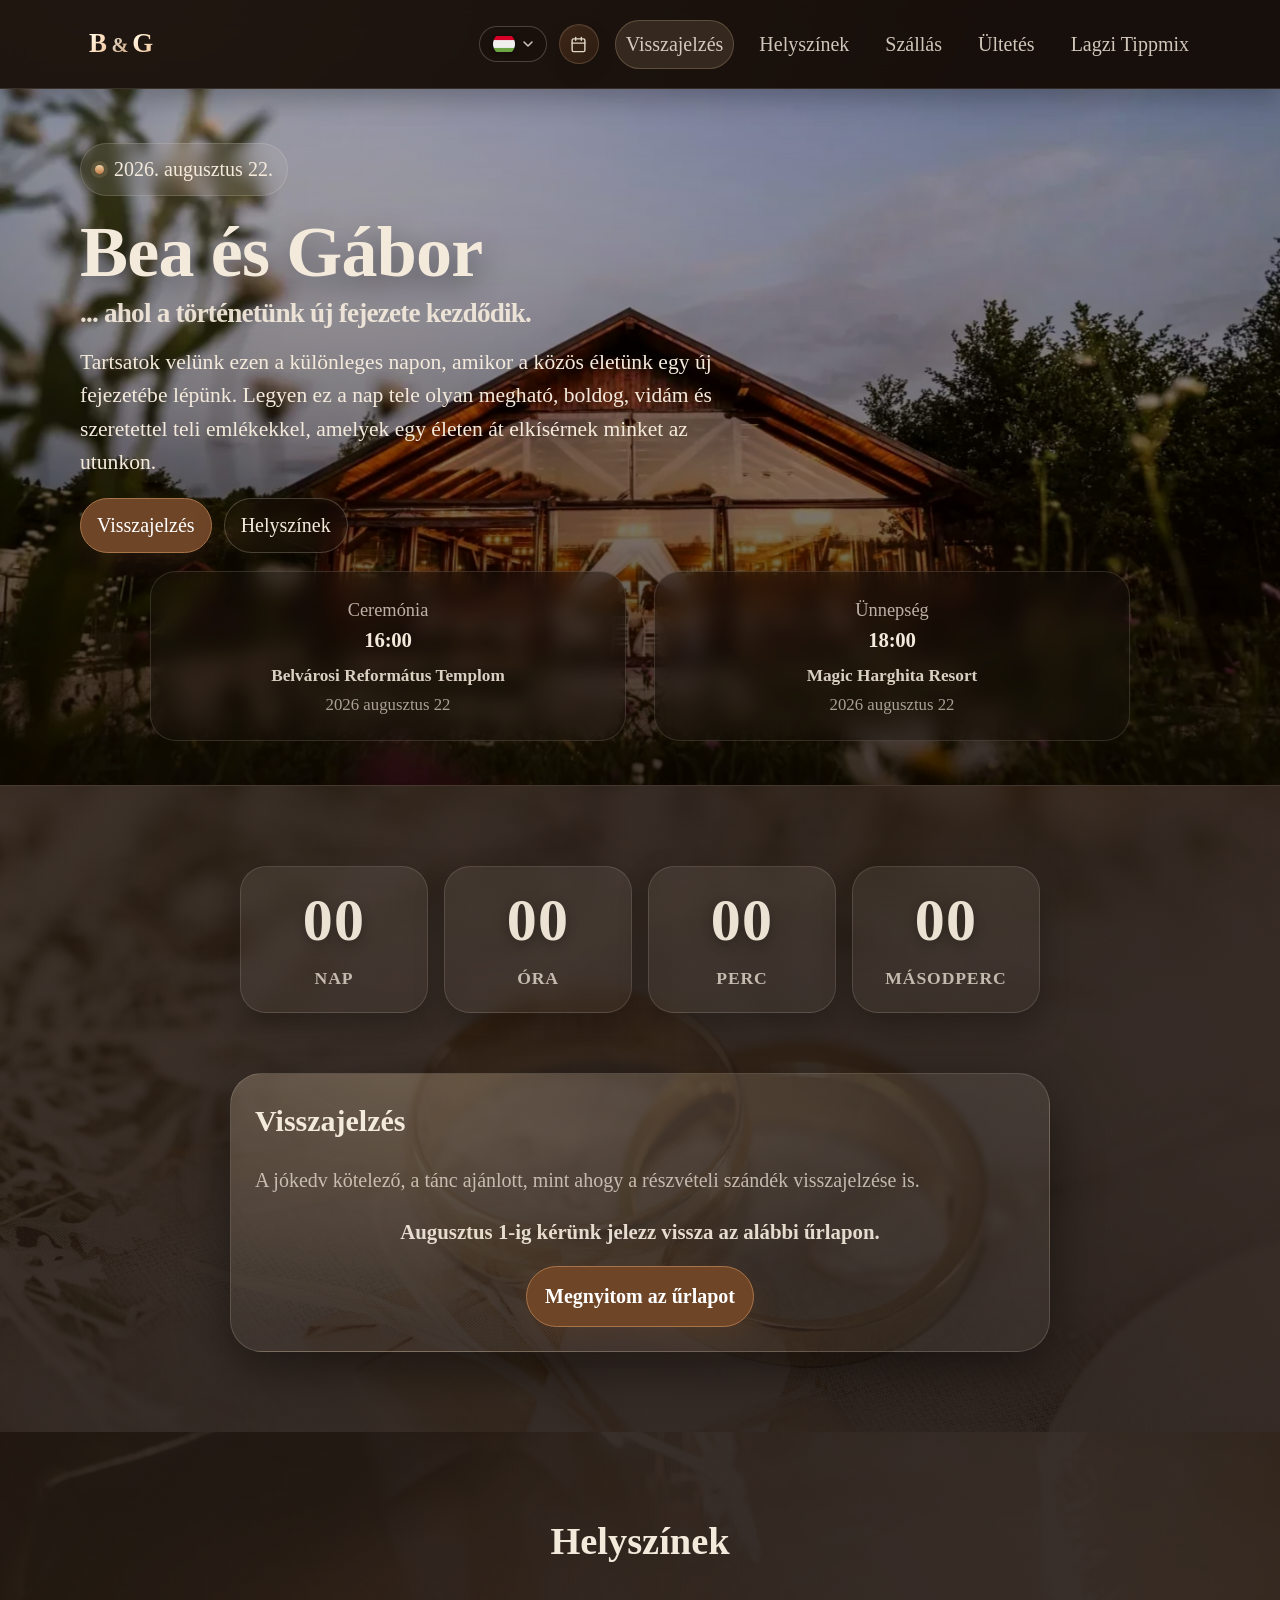
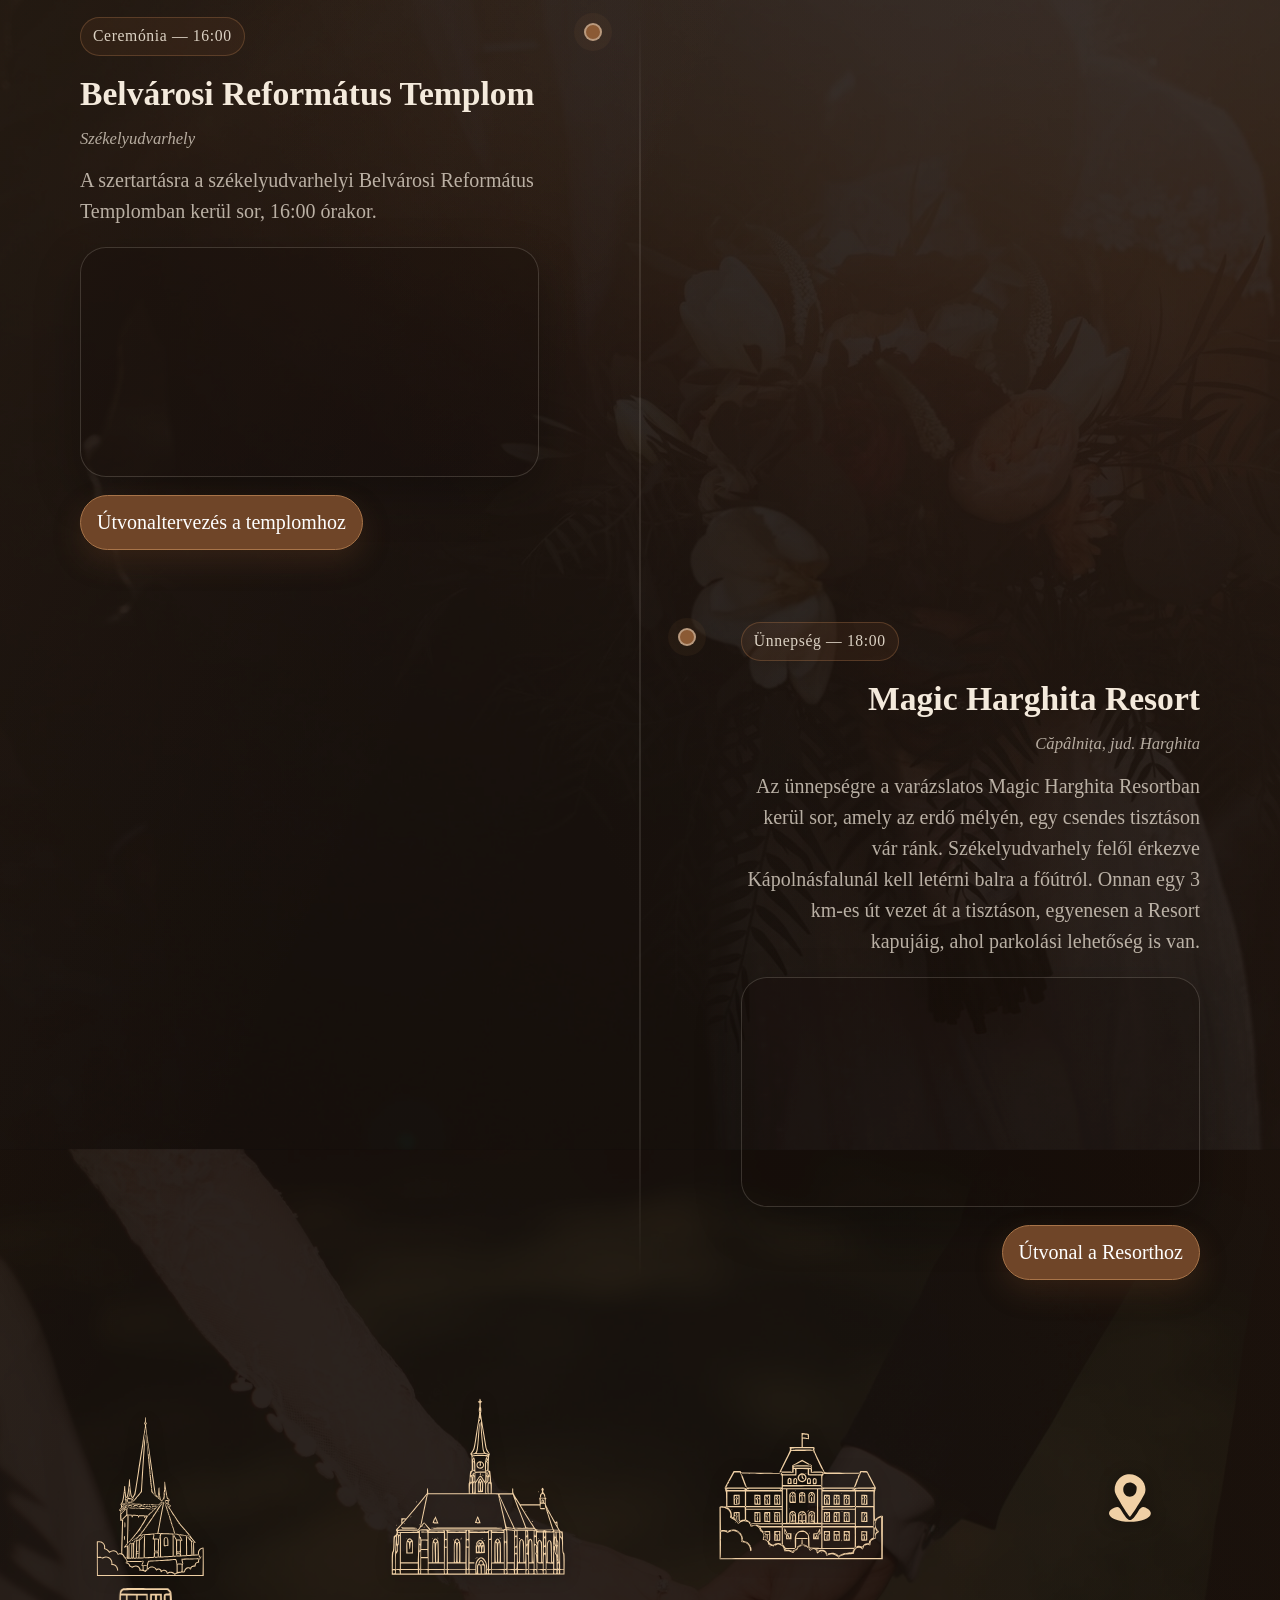
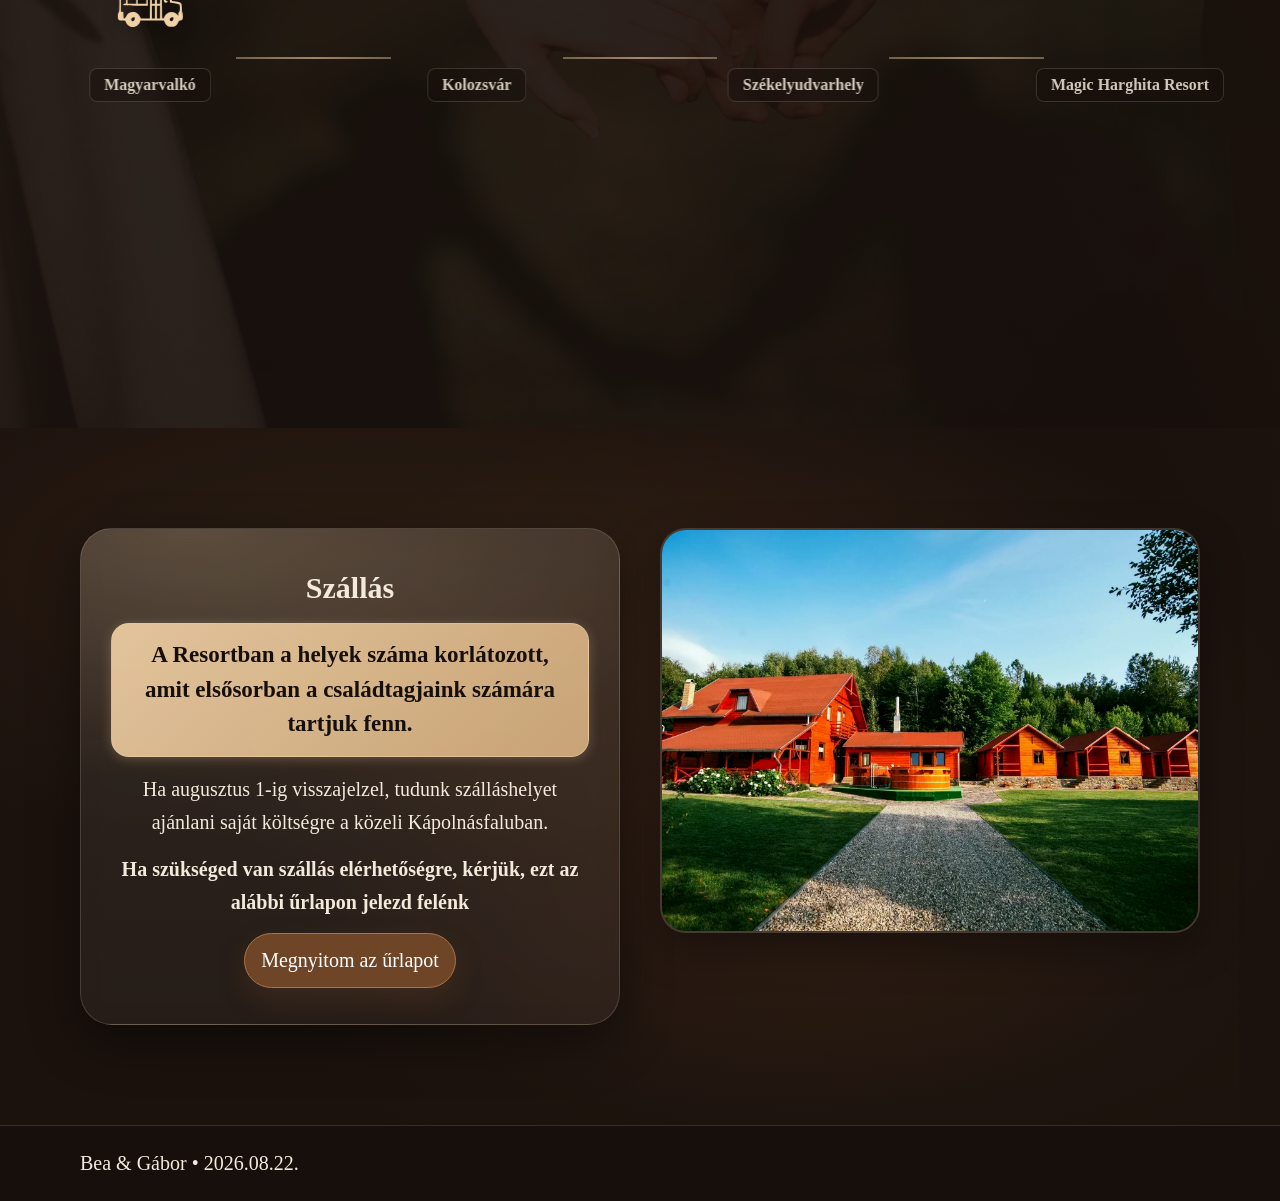
<file: index.html>
<!doctype html>
<html lang="hu">
  <head>
    <meta charset="utf-8" />
    <meta name="viewport" content="width=device-width, initial-scale=1" />
    <meta http-equiv="Content-Security-Policy" content="default-src 'self'; script-src 'self' 'unsafe-inline' https://fonts.googleapis.com; style-src 'self' 'unsafe-inline' https://fonts.googleapis.com; font-src 'self' https://fonts.gstatic.com; img-src 'self' data: https:; frame-src https://www.google.com https://maps.google.com; connect-src 'self';" />
    <meta name="description" content="Bea & Gábor... ahol a történetünk új fejezete kezdődik. — 2026.08.22. • Ceremónia 16:00 • Ünnepség 18:00 • Magic Harghita Resort" />
    <title>Bea & Gábor — Esküvő</title>
    <link rel="icon" type="image/svg+xml" href="./favicon.svg" />
    
    <!-- Open Graph / Social Media Meta Tags -->
    <meta property="og:type" content="website" />
    <meta property="og:title" content="Bea & Gábor — Esküvő" />
    <meta property="og:description" content="Bea & Gábor... ahol a történetünk új fejezete kezdődik. — 2026.08.22. • Ceremónia 16:00 • Ünnepség 18:00 • Magic Harghita Resort" />
    <meta property="og:image" content="./rings.webp" />
    <meta property="og:url" content="" />
    <meta name="twitter:card" content="summary_large_image" />
    <meta name="twitter:image" content="./rings.webp" />
    
    <!-- Performance hints -->
    <meta http-equiv="x-dns-prefetch-control" content="on" />

    <!-- Preconnect to font domains for faster loading -->
    <link rel="preconnect" href="https://fonts.googleapis.com" />
    <link rel="preconnect" href="https://fonts.gstatic.com" crossorigin />
    
    <!-- Preload critical resources -->
    <link rel="preload" href="./styles.min.css" as="style" />
    <!-- Only preload hero image, defer others -->
    <link rel="preload" href="./event_buiding.webp" as="image" fetchpriority="high" />
    
    <!-- Cache control -->
    <meta http-equiv="Cache-Control" content="public, max-age=31536000, immutable" />
    
    <!-- Load fonts asynchronously with font-display: swap -->
    <link
      href="https://fonts.googleapis.com/css2?family=Cormorant+Garamond:wght@400;500;600;700&display=swap"
      rel="stylesheet"
      media="print"
      onload="this.media='all';this.onload=null"
    />
    <noscript>
      <link
        href="https://fonts.googleapis.com/css2?family=Cormorant+Garamond:wght@400;500;600;700&display=swap"
        rel="stylesheet"
      />
    </noscript>
    
    <!-- Load CSS synchronously to prevent FOUC -->
    <link rel="stylesheet" href="./styles.min.css" />
    
    <!-- Inline critical CSS to prevent white flash -->
    <style>
      *{box-sizing:border-box}
      html{scroll-behavior:smooth}
      body{
        margin:0;
        color:#f4eadc;
        font-family:"Cormorant Garamond",ui-serif,Georgia,"Times New Roman",Times,serif;
        font-size:1.25rem;
        line-height:1.55;
        background:radial-gradient(1400px 800px at 10% 0%,rgba(233,198,156,.18),transparent 60%),radial-gradient(1000px 700px at 90% 10%,rgba(189,118,64,.22),transparent 55%),radial-gradient(900px 600px at 60% 90%,rgba(120,72,42,.22),transparent 60%),linear-gradient(115deg,rgba(176,122,78,.16),transparent 45%),linear-gradient(245deg,rgba(103,63,38,.22),transparent 55%),linear-gradient(180deg,#160f0b,#1b120d);
      }
      .container{width:min(1120px,calc(100% - 40px));margin:0 auto}
      .topbar{
        position:sticky;
        top:0;
        z-index:30;
        background:rgba(18,12,9,.78);
        backdrop-filter:blur(12px);
        border-bottom:1px solid rgba(244,234,220,.12);
        box-shadow:0 10px 24px rgba(0,0,0,.25);
      }
      .topbar__inner{
        display:flex;
        align-items:center;
        justify-content:space-between;
        padding:12px 0;
        gap:16px;
      }
      .hero{
        position:relative;
        padding:54px 0 44px;
        overflow:hidden;
        border-bottom:1px solid rgba(244,234,220,.14);
        min-height:60vh;
      }
      .accommodation__callout--compact{
        max-width:620px;
        padding:14px 20px;
        font-weight:600;
        letter-spacing:0;
        line-height:1.5;
      }
      .accommodation__callout--compact .accommodation__callout-text{
        margin:0;
      }
      .accommodation__callout--compact .accommodation__callout-text + .accommodation__callout-text{
        margin-top:6px;
      }
    </style>
  </head>

  <body>
    <a class="skip-link" href="#tartalom">Ugrás a tartalomra</a>

    <div class="topbar" role="banner">
      <div class="container topbar__inner">
        <a class="topbar__brand" href="#top" aria-label="Ugrás a tetejére">
          <svg class="topbar__logo" viewBox="0 0 120 100" fill="none" xmlns="http://www.w3.org/2000/svg">
            <defs>
              <linearGradient id="logoGradient" x1="0%" y1="0%" x2="100%" y2="100%">
                <stop offset="0%" style="stop-color:#f4eadc;stop-opacity:1" />
                <stop offset="100%" style="stop-color:#d9b089;stop-opacity:1" />
              </linearGradient>
            </defs>
            <text x="25" y="62" font-family="var(--font-main)" font-size="42" font-weight="700" text-anchor="middle" fill="url(#logoGradient)" letter-spacing="-0.03em">B</text>
            <text x="60" y="62" font-family="var(--font-main)" font-size="32" font-weight="600" text-anchor="middle" fill="url(#logoGradient)" opacity="0.85">&amp;</text>
            <text x="95" y="62" font-family="var(--font-main)" font-size="42" font-weight="700" text-anchor="middle" fill="url(#logoGradient)" letter-spacing="-0.03em">G</text>
          </svg>
        </a>
        <div class="topbar__right">
          <div class="lang-switcher">
            <button class="lang-switcher__btn" id="langBtn" aria-label="Select language">
              <img class="lang-switcher__flag" id="langFlag" src="./flags/hu.png" alt="Language flag" width="24" height="18" loading="lazy" decoding="async" onerror="this.src='./flags/hu.svg'; this.onerror=null;" />
              <svg class="lang-switcher__icon" width="12" height="12" viewBox="0 0 12 12" fill="none">
                <path d="M2 4l4 4 4-4" stroke="currentColor" stroke-width="1.5" stroke-linecap="round" stroke-linejoin="round"/>
              </svg>
            </button>
            <div class="lang-switcher__dropdown" id="langDropdown">
              <button class="lang-switcher__option" data-lang="hu" data-flag-png="./flags/hu.png" data-flag-svg="./flags/hu.svg">
                <img class="lang-switcher__option-flag" src="./flags/hu.png" alt="HU" width="24" height="18" loading="lazy" decoding="async" onerror="this.src='./flags/hu.svg'; this.onerror=null;" />
                <span>Magyar</span>
              </button>
              <button class="lang-switcher__option" data-lang="en" data-flag-png="./flags/en.png" data-flag-svg="./flags/en.svg">
                <img class="lang-switcher__option-flag" src="./flags/en.png" alt="EN" width="24" height="18" loading="lazy" decoding="async" onerror="this.src='./flags/en.svg'; this.onerror=null;" />
                <span>English</span>
              </button>
              <button class="lang-switcher__option" data-lang="ro" data-flag-png="./flags/ro.png" data-flag-svg="./flags/ro.svg">
                <img class="lang-switcher__option-flag" src="./flags/ro.png" alt="RO" width="24" height="18" loading="lazy" decoding="async" onerror="this.src='./flags/ro.svg'; this.onerror=null;" />
                <span>Română</span>
              </button>
            </div>
          </div>
          <a
            class="topbar__cal-quick"
            id="calendarTopQuick"
            href="https://calendar.google.com/calendar/render?action=TEMPLATE&amp;text=Bea+%26+G%C3%A1bor+%E2%80%94+Esk%C3%BCv%C5%91&amp;dates=20260822T180000/20260823T060000&amp;details=Szertart%C3%A1s%3A+16%3A00+%E2%80%94+Belv%C3%A1rosi+Reform%C3%A1tus+Templom%2C+Sz%C3%A9kelyudvarhely%0A%C3%9Cnneps%C3%A9g%3A+18%3A00+%E2%80%94+Magic+Harghita+Resort%2C+C%C4%83p%C3%A2lni%C8%9Ba&amp;location=Magic+Harghita+Resort%2C+C%C4%83p%C3%A2lni%C8%9Ba&amp;ctz=Europe%2FBucharest"
            target="_blank"
            rel="noopener"
          >
            <svg class="topbar__cal-quick-icon" width="15" height="15" viewBox="0 0 24 24" fill="none" stroke="currentColor" stroke-width="2" stroke-linecap="round" stroke-linejoin="round" aria-hidden="true">
              <rect x="3" y="4" width="18" height="18" rx="2"/>
              <line x1="16" y1="2" x2="16" y2="6"/>
              <line x1="8" y1="2" x2="8" y2="6"/>
              <line x1="3" y1="10" x2="21" y2="10"/>
            </svg>
            <span class="calendar-fab__label" data-i18n="nav.calendarShort">Naptár</span>
          </a>
          <button class="mobile-menu__toggle" aria-label="Menu" id="mobileMenuToggle">
            <span></span>
            <span></span>
            <span></span>
          </button>
        </div>
        <nav class="topbar__nav" aria-label="Oldal navigáció" id="topbarNav">
          <a class="topbar__cta" href="#rsvp" data-i18n="nav.rsvp">Visszajelzés</a>
          <a href="#helyszin" data-i18n="nav.location">Helyszínek</a>
          <a href="#szallas" data-i18n="nav.accommodation">Szállás</a>
          <a href="./ultetes.html" data-i18n="nav.seating">Ültetés</a>
          <a href="./tippjatek.html" data-i18n="poll.title">Tippjáték</a>
        </nav>
      </div>
    </div>

    <header class="hero" id="top">
      <div class="hero__bg" aria-hidden="true" data-bg-src="./event_buiding.webp"></div>
      <div class="container hero__content">
        <div class="badge">
          <span class="badge__dot" aria-hidden="true"></span>
          <span data-i18n="hero.date">2026. augusztus 22.</span>
        </div>

        <h1 class="hero__title">
          <span class="hero__names" data-i18n="hero.names">Bea és Gábor</span>
          <span class="hero__subtitle" data-i18n="hero.subtitle">ahol a történetünk új fejezete kezdődik.</span>
        </h1>

        <p class="hero__lead" data-i18n="hero.lead">
          Tartsatok velünk ezen a különleges napon, amikor a közös életünk egy új fejezetébe lépünk. Legyen ez a nap tele olyan megható, boldog, vidám és szeretettel teli emlékekkel, amelyek egy életen át elkísérnek minket az utunkon.
        </p>

        <div class="hero__cta">
          <a class="btn btn--primary" href="#rsvp" data-i18n="hero.ctaRsvp">Visszajelzés</a>
          <a class="btn btn--ghost" href="#helyszin" data-i18n="hero.ctaLocation">Helyszínek</a>
        </div>

        <div class="quickfacts" role="list" aria-label="Gyors információk">
          <div class="quickfacts__item" role="listitem">
            <div class="quickfacts__k" data-i18n="quickfacts.ceremony">Ceremónia</div>
            <div class="quickfacts__v">16:00</div>
            <div class="quickfacts__place" data-i18n="location.ceremonyPlace">Belvárosi Református Templom</div>
            <div class="quickfacts__date" data-i18n="quickfacts.date">2026 augusztus 22</div>
          </div>
          <div class="quickfacts__item" role="listitem">
            <div class="quickfacts__k" data-i18n="quickfacts.celebration">Ünnepség</div>
            <div class="quickfacts__v">18:00</div>
            <div class="quickfacts__place" data-i18n="location.celebrationPlace">Magic Harghita Resort</div>
            <div class="quickfacts__date" data-i18n="quickfacts.date">2026 augusztus 22</div>
          </div>
        </div>
      </div>
    </header>

    <main id="tartalom">
      <section class="section section--rsvp section--bg section--bg-rsvp" id="rsvp" aria-labelledby="rsvp-cim">
        <div class="container">
          <div class="countdown">
            <div class="countdown__item">
              <div class="countdown__value" id="days">--</div>
              <div class="countdown__label" data-i18n="countdown.days">Nap</div>
            </div>
            <div class="countdown__item">
              <div class="countdown__value" id="hours">--</div>
              <div class="countdown__label" data-i18n="countdown.hours">Óra</div>
            </div>
            <div class="countdown__item">
              <div class="countdown__value" id="minutes">--</div>
              <div class="countdown__label" data-i18n="countdown.minutes">Perc</div>
            </div>
            <div class="countdown__item">
              <div class="countdown__value" id="seconds">--</div>
              <div class="countdown__label" data-i18n="countdown.seconds">Másodperc</div>
            </div>
          </div>
          
          <div class="rsvp">
            <div class="rsvp__box">
              <h2 id="rsvp-cim" data-i18n="rsvp.title">Visszajelzés</h2>
              <p class="muted" data-i18n="rsvp.description">A jókedv kötelező, a tánc ajánlott, mint ahogy a részvételi szándék visszajelzése is.</p>
              
              <p class="rsvp__deadline" data-i18n="rsvp.deadline">
                Augusztus 1-ig kérünk jelezz vissza az alábbi űrlapon.
              </p>

              <div class="actions actions--center">
                <a
                  class="btn btn--primary btn--big"
                  id="rsvpFormLink"
                  href="https://forms.gle/hxEey31YVZisD2sk6"
                  target="_blank"
                  rel="noreferrer"
                  data-i18n="rsvp.button"
                >
                  Megnyitom az űrlapot
                </a>
              </div>

            </div>
          </div>
        </div>
      </section>

      <section class="section section--locations section--bg section--bg-helyszin" id="helyszin" aria-labelledby="helyszin-cim">
        <div class="container">
          <h2 id="helyszin-cim" class="locations__title" data-i18n="location.title">Helyszínek</h2>

          <div class="locations-stack">
            <article class="location-block location-block--left">
              <div class="location-block__inner">
                <p class="location-block__eyebrow" data-i18n="location.ceremonyTitle">Ceremónia — 16:00</p>
                <h3 class="location-block__place" data-i18n="location.ceremonyPlace">Belvárosi Református Templom</h3>
                <p class="location-block__detail" data-i18n="location.ceremonyDetail">Székelyudvarhely</p>
                <p class="location-block__desc muted" data-i18n="location.ceremonyDirections">
                  A szertartásra a székelyudvarhelyi Belvárosi Református Templomban kerül sor, 16:00 órakor.
                </p>
                <div class="location-map" data-map>
                  <div class="location-map__shell">
                    <div class="location-map__preview" data-map-preview>
                      <button class="btn btn--ghost location-map__load" type="button" data-map-load data-i18n="location.loadMap">
                        Térkép betöltése
                      </button>
                    </div>
                    <div class="location-map__frame" data-map-frame hidden>
                      <iframe
                        title="Google térkép: Belvárosi Református Templom"
                        loading="lazy"
                        referrerpolicy="no-referrer-when-downgrade"
                        allowfullscreen
                        src=""
                        data-map-src="https://www.google.com/maps?q=Reformed+Church,+Odorheiu+Secuiesc&output=embed&zoom=16"
                      ></iframe>
                    </div>
                  </div>
                </div>
                <div class="actions">
                  <a
                    class="btn btn--primary"
                    href="https://www.google.com/maps/place/Reformed+Church/@46.3035308,25.2928149,17z/data=!4m14!1m7!3m6!1s0x474b17b95efdbfd3:0xdd95313914972cf!2sReformed+Church!8m2!3d46.3035271!4d25.2953898!16s%2Fg%2F1tn4wz00!3m5!1s0x474b17b95efdbfd3:0xdd95313914972cf!8m2!3d46.3035271!4d25.2953898!16s%2Fg%2F1tn4wz00?entry=ttu&g_ep=EgoyMDI2MDMxOC4xIKXMDSoASAFQAw%3D%3D"
                    target="_blank"
                    rel="noreferrer"
                    data-i18n="location.ceremonyButton"
                  >
                    Útvonaltervezés a templomhoz
                  </a>
                </div>
              </div>
            </article>

            <article class="location-block location-block--right">
              <div class="location-block__inner">
                <p class="location-block__eyebrow" data-i18n="location.celebrationTitle">Ünnepség — 18:00</p>
                <h3 class="location-block__place" data-i18n="location.celebrationPlace">Magic Harghita Resort</h3>
                <p class="location-block__detail" data-i18n="location.celebrationDetail">Căpâlnița, jud. Harghita</p>
                <p class="location-block__desc muted" data-i18n="location.celebrationDirections">
                  Az ünnepségre a varázslatos Magic Harghita Resortban kerül sor, amely az erdő mélyén, egy csendes tisztáson vár ránk. Székelyudvarhely felől érkezve Kápolnásfalunál kell letérni balra a főútról. Onnan egy 3 km-es út vezet át a tisztáson, egyenesen a Resort kapujáig, ahol parkolási lehetőség is van.
                </p>
                <div class="location-map" data-map>
                  <div class="location-map__shell">
                    <div class="location-map__preview" data-map-preview>
                      <button class="btn btn--ghost location-map__load" type="button" data-map-load data-i18n="location.loadMap">
                        Térkép betöltése
                      </button>
                    </div>
                    <div class="location-map__frame" data-map-frame hidden>
                      <iframe
                        title="Google térkép: Magic Harghita Resort"
                        loading="lazy"
                        referrerpolicy="no-referrer-when-downgrade"
                        allowfullscreen
                        src=""
                        data-map-src="https://www.google.com/maps?q=Magic+Harghita+Resort,+Căpâlnița,+Romania&output=embed&zoom=15&t=k"
                      ></iframe>
                    </div>
                  </div>
                </div>
                <div class="actions">
                  <a
                    class="btn btn--primary"
                    href="https://www.google.com/maps/search/?api=1&query=Magic%20Harghita%20Resort"
                    target="_blank"
                    rel="noreferrer"
                    data-i18n="location.celebrationButton"
                  >
                    Resort a Google Maps-en
                  </a>
                </div>
              </div>
            </article>
          </div>
        </div>
        
        <div class="route-section">
          <div class="route-animation" id="routeAnimation" aria-label="Útvonal animáció">
            <!-- SVG path (invisible, used for animation only) - Phase 2 -->
            <svg class="route-svg" aria-hidden="true" style="position: absolute; width: 0; height: 0; overflow: hidden;">
              <path id="routePath" d="M60 200 L360 160 L760 160 L1140 200" fill="none"/>
              <path id="routePathMobile" d="M50 40 L50 190 L50 340 L50 490" fill="none"/>
            </svg>
            <div class="route-path">
              <div class="route-stop">
                <img class="route-stop__icon" src="./svgs/route-stop-1.svg" alt="" width="160" height="160" loading="lazy" decoding="async" />
                <span class="route-stop__label" data-i18n="route.stop1">Magyarvalkó/Văleni (Călățele)</span>
              </div>
              <div class="route-line route-line--1"></div>
              <div class="route-stop route-stop--2">
                <img class="route-stop__icon" src="./svgs/route-stop-2.svg" alt="" width="243" height="243" loading="lazy" decoding="async" />
                <span class="route-stop__label" data-i18n="route.stop2">Kolozsvár/Cluj-Napoca</span>
              </div>
              <div class="route-line route-line--2"></div>
              <div class="route-stop">
                <img class="route-stop__icon" src="./svgs/route-stop-3.svg" alt="" width="160" height="160" loading="lazy" decoding="async" />
                <span class="route-stop__label" data-i18n="route.stop3">Székelyudvarhely/Odorheiu-Secuiesc</span>
              </div>
              <div class="route-line route-line--3"></div>
              <div class="route-stop route-stop--end">
                <img class="route-stop__icon" src="./svgs/route-stop-4.svg" alt="" width="48" height="48" loading="lazy" decoding="async" />
                <span class="route-stop__label" data-i18n="route.stop4">Magic Harghita Resort</span>
              </div>
              <div class="route-bus" id="routeBus">
                <img src="./svgs/route-bus.svg" alt="Bus" width="65" height="65" loading="lazy" decoding="async" />
              </div>
            </div>
          </div>
          
        </div>
      </section>

      <section class="section section--accommodation section--bg section--bg-szallas" id="szallas" aria-labelledby="szallas-cim">
        <div class="container">
          <div class="accommodation">
            <div class="accommodation__box">
              <h2 id="szallas-cim" data-i18n="accommodation.title">Szállás</h2>
              <div class="accommodation__callout accommodation__callout--compact">
                <p class="accommodation__callout-text" data-i18n="accommodation.limited">A Resortban a helyek száma korlátozott, amit elsősorban a családtagjaink számára tartjuk fenn.</p>
              </div>
              <p class="accommodation__block" data-i18n="accommodation.costs">Ha augusztus 1-ig visszajelzel, tudunk szálláshelyet ajánlani saját költségre a közeli Kápolnásfaluban.</p>
              <p class="accommodation__block"><strong data-i18n="accommodation.moreDetails">Ha szükséged van szállás elérhetőségre, kérjük, ezt az alábbi űrlapon jelezd felénk</strong></p>
              <div class="actions actions--center">
                <a
                  class="btn btn--primary"
                  id="accommodationFormLink"
                  href="https://forms.gle/hxEey31YVZisD2sk6"
                  target="_blank"
                  rel="noreferrer"
                  data-i18n="accommodation.button"
                >
                  Megnyitom az űrlapot
                </a>
              </div>
            </div>
            <div class="accommodation-gallery">
              <figure class="accommodation-photo">
                <img
                  alt="Szállás"
                  loading="lazy"
                  decoding="async"
                  src="./accomodation_1.webp"
                  width="600"
                  height="450"
                />
              </figure>
            </div>
          </div>
        </div>
      </section>

    </main>

    <a
      class="calendar-fab"
      id="calendarFab"
      href="https://calendar.google.com/calendar/render?action=TEMPLATE&amp;text=Bea+%26+G%C3%A1bor+%E2%80%94+Esk%C3%BCv%C5%91&amp;dates=20260822T180000/20260823T060000&amp;details=Szertart%C3%A1s%3A+16%3A00+%E2%80%94+Belv%C3%A1rosi+Reform%C3%A1tus+Templom%2C+Sz%C3%A9kelyudvarhely%0A%C3%9Cnneps%C3%A9g%3A+18%3A00+%E2%80%94+Magic+Harghita+Resort%2C+C%C4%83p%C3%A2lni%C8%9Ba&amp;location=Magic+Harghita+Resort%2C+C%C4%83p%C3%A2lni%C8%9Ba&amp;ctz=Europe%2FBucharest"
      target="_blank"
      rel="noopener"
    >
      <svg class="calendar-fab__icon" width="18" height="18" viewBox="0 0 24 24" fill="none" stroke="currentColor" stroke-width="2" stroke-linecap="round" stroke-linejoin="round" aria-hidden="true">
        <rect x="3" y="4" width="18" height="18" rx="2"/>
        <line x1="16" y1="2" x2="16" y2="6"/>
        <line x1="8" y1="2" x2="8" y2="6"/>
        <line x1="3" y1="10" x2="21" y2="10"/>
      </svg>
      <span class="calendar-fab__label" data-i18n="nav.calendar">Mentés naptárba</span>
    </a>

    <footer class="footer">
      <div class="container footer__inner">
        <div class="footer__left" data-i18n="footer.text">Bea &amp; Gábor • 2026.08.22.</div>
      </div>
    </footer>

    <script defer>
      // Simple, reliable language switcher with flags
      (function() {
        const langBtn = document.getElementById('langBtn');
        const langDropdown = document.getElementById('langDropdown');
        const langOptions = document.querySelectorAll('.lang-switcher__option');
        const langFlag = document.getElementById('langFlag');
        const langCode = document.getElementById('langCode');
        
        if (langBtn && langDropdown) {
          // Set initial language
          const savedLang = localStorage.getItem('preferredLang') || 'hu';
          updateLanguageDisplay(savedLang);
          
          // Toggle dropdown
          langBtn.addEventListener('click', function(e) {
            e.stopPropagation();
            const isOpen = langDropdown.classList.contains('lang-switcher__dropdown--open');
            langDropdown.classList.toggle('lang-switcher__dropdown--open');
            langBtn.setAttribute('aria-expanded', !isOpen);
          });
          
          // Close when clicking outside
          document.addEventListener('click', function(e) {
            if (!langBtn.contains(e.target) && !langDropdown.contains(e.target)) {
              langDropdown.classList.remove('lang-switcher__dropdown--open');
              langBtn.setAttribute('aria-expanded', 'false');
            }
          });
          
          // Handle language selection
          langOptions.forEach(option => {
            option.addEventListener('click', async function(e) {
              e.stopPropagation();
              const lang = option.getAttribute('data-lang');
              
              updateLanguageDisplay(lang);
              langDropdown.classList.remove('lang-switcher__dropdown--open');
              langBtn.setAttribute('aria-expanded', 'false');
              
              if (window.updateTranslations) {
                await window.updateTranslations(lang);
              }
            });
          });
          
          function updateLanguageDisplay(lang) {
            if (langFlag) {
              const option = document.querySelector(`.lang-switcher__option[data-lang="${lang}"]`);
              if (option) {
                // Try PNG first, fallback to SVG
                const flagPng = option.getAttribute('data-flag-png');
                const flagSvg = option.getAttribute('data-flag-svg');
                if (flagPng) {
                  langFlag.src = flagPng;
                  langFlag.onerror = function() {
                    if (flagSvg) this.src = flagSvg;
                  };
                } else if (flagSvg) {
                  langFlag.src = flagSvg;
                }
              }
            }
          }
        }
      })();
    </script>
    
    <!-- Defer non-critical JavaScript -->
    <script src="./i18n.js?v=12" defer></script>
    <script defer>
      // Load hero background image immediately (above the fold, critical)
      (function() {
        const heroBg = document.querySelector('.hero__bg');
        if (heroBg && heroBg.dataset.bgSrc) {
          const img = new Image();
          img.onload = function() {
            heroBg.classList.add('loaded');
          };
          img.src = heroBg.dataset.bgSrc;
        }
      })();
      
      // Lazy load section background images sequentially
      (function() {
        const sections = document.querySelectorAll('.section--bg');
        const sectionObserver = new IntersectionObserver((entries) => {
          entries.forEach(entry => {
            if (entry.isIntersecting) {
              // Mark as loading to prevent re-processing
              entry.target.setAttribute('data-bg-loading', 'true');
              sectionObserver.unobserve(entry.target);
            }
          });
        }, { rootMargin: '200px' });
        sections.forEach(section => sectionObserver.observe(section));
      })();

      // Load interactive location maps on scroll or explicit click
      (function() {
        function loadMap(map) {
          const button = map.querySelector('[data-map-load]');
          const preview = map.querySelector('[data-map-preview]');
          const frame = map.querySelector('[data-map-frame]');
          const iframe = map.querySelector('iframe[data-map-src]');
          if (!button || !preview || !frame || !iframe) return;
          if (map.classList.contains('is-loading') || map.classList.contains('is-loaded')) return;

          map.classList.add('is-loading');
          button.disabled = true;
          frame.hidden = false;
          iframe.src = iframe.getAttribute('data-map-src');

          iframe.addEventListener('load', function handleLoad() {
            map.classList.remove('is-loading');
            map.classList.add('is-loaded');
            preview.setAttribute('aria-hidden', 'true');
            iframe.removeEventListener('load', handleLoad);
          }, { once: true });
        }

        function initDeferredMaps() {
          const maps = document.querySelectorAll('[data-map]');
          if (!maps.length) return;

          const observer = new IntersectionObserver(function(entries) {
            entries.forEach(function(entry) {
              if (!entry.isIntersecting) return;
              loadMap(entry.target);
              observer.unobserve(entry.target);
            });
          }, { threshold: 0.35, rootMargin: '80px 0px' });

          maps.forEach(function(map) {
            const button = map.querySelector('[data-map-load]');
            if (!button) return;

            button.addEventListener('click', function() {
              loadMap(map);
            });

            observer.observe(map);
          });
        }

        if (document.readyState === 'loading') {
          document.addEventListener('DOMContentLoaded', initDeferredMaps);
        } else {
          initDeferredMaps();
        }
      })();

      // Lazy load and animate route when Location section is visible
      (function() {
        function initRouteAnimation() {
          const routeAnimation = document.getElementById('routeAnimation');
          const routeBus = document.getElementById('routeBus');
          const routePath = document.querySelector('.route-path');
          if (!routeAnimation || !routeBus || !routePath) return;
          
          let hasAnimated = false;
          
          // Feature detection for CSS offset-path support
          const supportsOffsetPath = CSS && CSS.supports && 
            CSS.supports('offset-path', 'path("M0 0 L10 10")');
          
          // Measure stop positions and create SVG path dynamically
          function createPathFromStops() {
            const stops = routePath.querySelectorAll('.route-stop');
            const busElement = document.getElementById('routeBus');
            const isMobile = window.innerWidth <= 720;
            const points = [];
            const pathRect = routePath.getBoundingClientRect();
            
            if (isMobile) {
              // Mobile: bus moves vertically along left side (separate lane)
              // Bus is positioned absolutely with left: 10px, top: 40px
              // Path should use absolute coordinates relative to route-path container
              // Adjust bus offset based on screen size
              const busLeftOffset = window.innerWidth <= 390 ? 5 : 10; // Smaller on very small screens
              const busStartTop = 40; // CSS top: 40px
              
              stops.forEach(function(stop) {
                const icon = stop.querySelector('.route-stop__icon');
                if (!icon) return;
                
                const iconRect = icon.getBoundingClientRect();
                // Calculate stop icon center Y relative to route-path container
                const stopCenterY = iconRect.top + iconRect.height / 2 - pathRect.top;
                
                // X is at left edge (10px from left), Y is at icon center
                const leftX = busLeftOffset;
                points.push({ x: leftX, y: stopCenterY });
              });
            } else {
              // Desktop: bus moves horizontally along top
              stops.forEach(function(stop) {
                const icon = stop.querySelector('.route-stop__icon');
                if (!icon) return;
                
                const stopRect = stop.getBoundingClientRect();
                
                // Horizontal path: use center X of icon, fixed Y for bus
                const centerX = stopRect.left + stopRect.width / 2 - pathRect.left;
                const busY = 200; // Fixed Y position (matches CSS top: 200px)
                points.push({ x: centerX, y: busY });
              });
            }
            
            if (points.length === 0) return null;
            
            // Create path string
            let pathString = 'M ' + points[0].x + ' ' + points[0].y;
            for (let i = 1; i < points.length; i++) {
              pathString += ' L ' + points[i].x + ' ' + points[i].y;
            }
            
            return { pathString: pathString, isMobile: isMobile, points: points };
          }
          
          // JS fallback: animate using requestAnimationFrame
          function startJsFallback(pathData, busElement) {
            const pathString = pathData.pathString;
            const isMobile = pathData.isMobile;
            const points = pathData.points;
            
            // Create temporary SVG path element for getPointAtLength
            const tempSvg = document.createElementNS('http://www.w3.org/2000/svg', 'svg');
            tempSvg.setAttribute('style', 'position: absolute; width: 0; height: 0;');
            const tempPath = document.createElementNS('http://www.w3.org/2000/svg', 'path');
            tempPath.setAttribute('d', pathString);
            tempSvg.appendChild(tempPath);
            document.body.appendChild(tempSvg);
            
            const pathLength = tempPath.getTotalLength();
            const duration = 6000;
            const start = performance.now();
            const busStartTop = isMobile ? 40 : 200; // CSS top values
            
            routeAnimation.classList.add('route-animation--visible');
            busElement.classList.add('route-bus--visible');
            
            function step(now) {
              const t = Math.min((now - start) / duration, 1);
              // ease-in-out cubic
              const eased = t < 0.5 ? 4*t*t*t : 1 - Math.pow(-2*t + 2, 3)/2;
              const point = tempPath.getPointAtLength(pathLength * eased);
              
              if (isMobile) {
                // Mobile: point.y is absolute position relative to container
                // Bus starts at top: 40px, so transform is point.y - 40px
                // X is already positioned at left: 10px via CSS, so no X translation needed
                const translateY = point.y - busStartTop;
                busElement.style.transform = `translate3d(0, ${translateY}px, 0)`;
              } else {
                // Desktop: X is center of icon, bus needs to center itself
                busElement.style.transform = `translate3d(${point.x - (busElement.offsetWidth / 2)}px, 0, 0)`;
              }
              
              if (t < 1) {
                requestAnimationFrame(step);
              } else {
                document.body.removeChild(tempSvg);
              }
            }
            requestAnimationFrame(step);
          }
          
          const observer = new IntersectionObserver(function(entries) {
            entries.forEach(function(entry) {
              if (entry.isIntersecting && !hasAnimated) {
                hasAnimated = true;
                
                // Wait for layout to settle, then measure positions
                setTimeout(function() {
                  const pathData = createPathFromStops();
                  if (!pathData || !pathData.pathString) return;
                  
                  // Update SVG path elements
                  const svgPath = document.getElementById('routePath');
                  const svgPathMobile = document.getElementById('routePathMobile');
                  const isMobile = pathData.isMobile;
                  
                  if (isMobile && svgPathMobile) {
                    svgPathMobile.setAttribute('d', pathData.pathString);
                  } else if (!isMobile && svgPath) {
                    svgPath.setAttribute('d', pathData.pathString);
                  }
                  
                  routeAnimation.classList.add('route-animation--visible');
                  
                  // Use JS fallback for all browsers (more reliable)
                  // Or use CSS offset-path if supported
                  if (supportsOffsetPath && false) { // Disabled for now, using JS fallback
                    // CSS animation approach
                    setTimeout(function() {
                      routeBus.classList.add('route-bus--visible');
                      setTimeout(function() {
                        routeBus.classList.add('route-bus--moving');
                      }, 200);
                    }, 300);
                  } else {
                    // JS fallback approach
                    setTimeout(function() {
                      startJsFallback(pathData, routeBus);
                    }, 300);
                  }
                  
                  observer.unobserve(entry.target);
                }, 100);
              }
            });
          }, { rootMargin: '0px', threshold: 0.1 });
          
          observer.observe(routeAnimation);
        }
        
        if (document.readyState === 'loading') {
          document.addEventListener('DOMContentLoaded', initRouteAnimation);
        } else {
          initRouteAnimation();
        }
      })();
    </script>
    <script defer>
      // Countdown to August 22, 2026, 16:00 (4:00 PM)
      (function() {
        const targetDate = new Date('2026-08-22T16:00:00').getTime();
        
        // Format numbers with leading zeros to prevent width shift
        function formatNumber(num, minDigits) {
          return String(num).padStart(minDigits || 2, '0');
        }
        
        function updateCountdown() {
          const now = new Date().getTime();
          const distance = targetDate - now;
          
          const daysEl = document.getElementById('days');
          const hoursEl = document.getElementById('hours');
          const minutesEl = document.getElementById('minutes');
          const secondsEl = document.getElementById('seconds');
          
          if (distance < 0) {
            // Wedding day has arrived!
            if (daysEl) daysEl.textContent = '00';
            if (hoursEl) hoursEl.textContent = '00';
            if (minutesEl) minutesEl.textContent = '00';
            if (secondsEl) secondsEl.textContent = '00';
            return;
          }
          
          const days = Math.floor(distance / (1000 * 60 * 60 * 24));
          const hours = Math.floor((distance % (1000 * 60 * 60 * 24)) / (1000 * 60 * 60));
          const minutes = Math.floor((distance % (1000 * 60 * 60)) / (1000 * 60));
          const seconds = Math.floor((distance % (1000 * 60)) / 1000);
          
          // Format with appropriate padding to prevent layout shift
          if (daysEl) daysEl.textContent = days > 99 ? String(days) : formatNumber(days, 2);
          if (hoursEl) hoursEl.textContent = formatNumber(hours);
          if (minutesEl) minutesEl.textContent = formatNumber(minutes);
          if (secondsEl) secondsEl.textContent = formatNumber(seconds);
        }
        
        // Wait for DOM to be ready
        if (document.readyState === 'loading') {
          document.addEventListener('DOMContentLoaded', function() {
            updateCountdown();
            setInterval(updateCountdown, 1000);
          });
        } else {
          updateCountdown();
          setInterval(updateCountdown, 1000);
        }
      })();
    </script>
    
    <!-- Floating Back to Top Button -->
    <button class="back-to-top" id="backToTop" aria-label="Vissza a tetejére" title="Vissza a tetejére">
      <svg width="24" height="24" viewBox="0 0 24 24" fill="none" xmlns="http://www.w3.org/2000/svg">
        <path d="M12 19V5M5 12l7-7 7 7" stroke="currentColor" stroke-width="2" stroke-linecap="round" stroke-linejoin="round"/>
      </svg>
    </button>
    
    <script defer>
      // Floating back to top button
      (function() {
        function initBackToTop() {
          const topbar = document.querySelector('.topbar');
          const backToTopBtn = document.getElementById('backToTop');
          const calendarFab = document.getElementById('calendarFab');
          const mobileMenuToggle = document.getElementById('mobileMenuToggle');
          const topbarNav = document.getElementById('topbarNav');
          if (!topbar && !backToTopBtn && !calendarFab) return;

          function syncFloatingActions() {
            const scrollY = window.scrollY;
            const isNearTop = scrollY <= 24;
            const isMobileLayout = window.innerWidth <= 980;
            const shouldHideMobileTopbar = isMobileLayout && !isNearTop;

            if (topbar) {
              topbar.classList.toggle('topbar--mobile-hidden', shouldHideMobileTopbar);
            }
            if (shouldHideMobileTopbar && mobileMenuToggle && topbarNav) {
              mobileMenuToggle.classList.remove('mobile-menu__toggle--active');
              topbarNav.classList.remove('topbar__nav--open');
            }

            if (backToTopBtn) {
              backToTopBtn.classList.toggle('back-to-top--visible', scrollY > 300);
            }
            if (calendarFab) {
              calendarFab.classList.toggle('calendar-fab--visible', shouldHideMobileTopbar);
            }
          }

          if (backToTopBtn) {
            backToTopBtn.addEventListener('click', function(e) {
              e.preventDefault();
              window.scrollTo({
                top: 0,
                behavior: 'smooth'
              });
            });
          }

          // Listen to scroll events (throttled)
          let ticking = false;
          window.addEventListener('scroll', function() {
            if (!ticking) {
              window.requestAnimationFrame(function() {
                syncFloatingActions();
                ticking = false;
              });
              ticking = true;
            }
          });
          window.addEventListener('resize', syncFloatingActions);
          syncFloatingActions();
        }
        
        if (document.readyState === 'loading') {
          document.addEventListener('DOMContentLoaded', initBackToTop);
        } else {
          initBackToTop();
        }
      })();
    </script>
  </body>
</html>
</file>
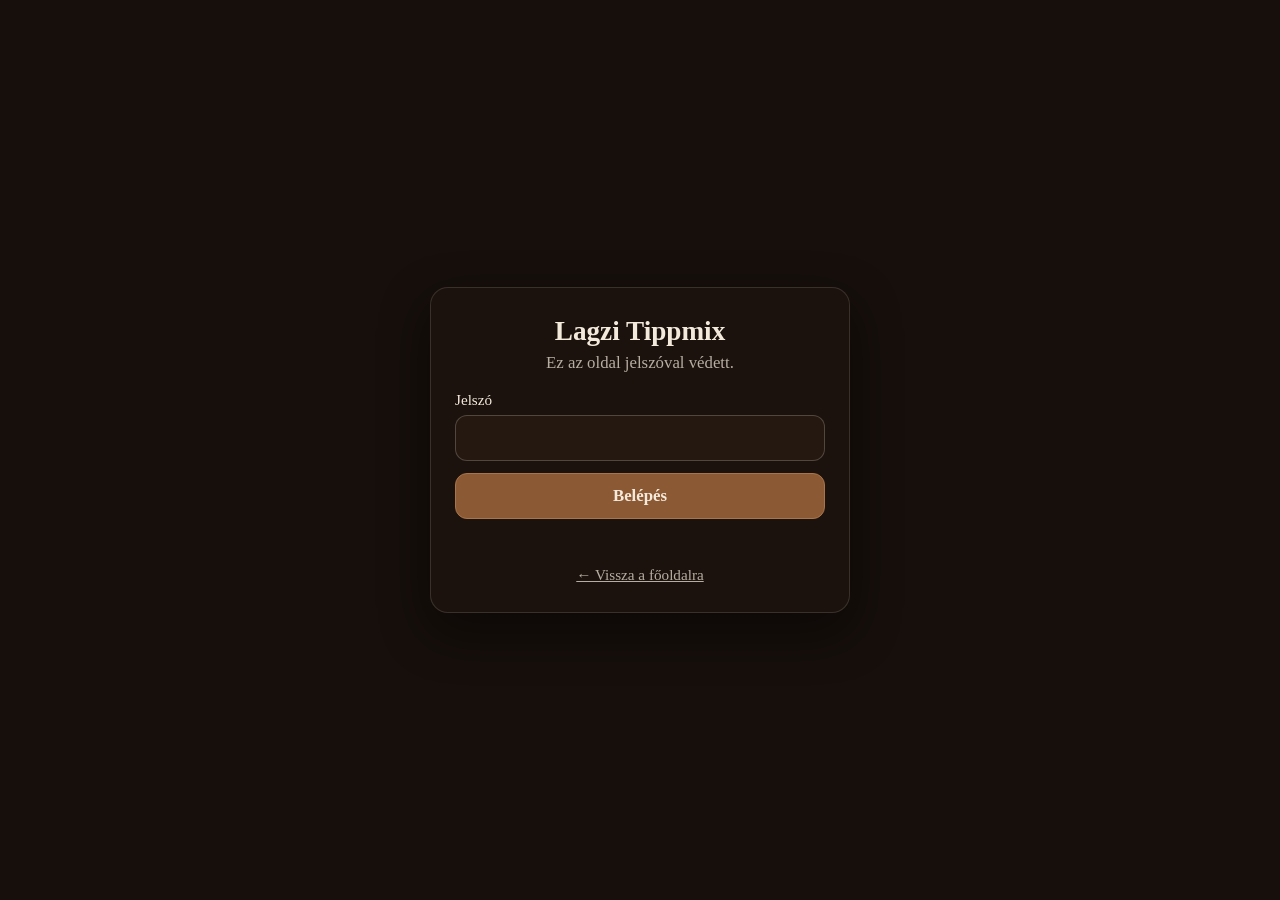
<file: tippjatek.html>
<!doctype html>
<html lang="hu">
<head>
<meta charset="utf-8">
<meta name="viewport" content="width=device-width, initial-scale=1, viewport-fit=cover">
<meta name="robots" content="noindex, nofollow">
<meta http-equiv="Content-Security-Policy" content="default-src 'self'; script-src 'self' 'unsafe-inline'; style-src 'self' 'unsafe-inline'; img-src 'self' data:; connect-src 'self' https://tippjatek.eszunkiszunkmulatunk.workers.dev">
<title>Lagzi Tippmix — Bea &amp; Gábor</title>
<link rel="icon" type="image/svg+xml" href="./favicon.svg">
<style>
:root { color-scheme: dark; }
* { box-sizing: border-box; }
body {
  margin: 0;
  min-height: 100vh;
  background: #160f0b;
  color: #f4eadc;
  font-family: "Cormorant Garamond", ui-serif, Georgia, "Times New Roman", serif;
}
body:not(.unlocked) { display: grid; place-items: center; padding: 24px; }

/* Gate — identical in behaviour to the seating page. */
.gate {
  width: min(420px, 100%);
  padding: 28px 24px;
  border: 1px solid rgba(244, 234, 220, .14);
  border-radius: 18px;
  background: #1b120d;
  box-shadow: 0 18px 50px rgba(0, 0, 0, .45);
  text-align: center;
}
.gate h1 { margin: 0 0 6px; font-size: 1.7rem; font-weight: 600; }
.gate p { margin: 0 0 18px; color: rgba(244, 234, 220, .72); font-size: 1.05rem; }
.gate label { display: block; text-align: left; font-size: .95rem; margin-bottom: 6px; }
.gate input, .gate button {
  width: 100%;
  font: inherit;
  font-size: 1.05rem;
  padding: 12px 14px;
  border-radius: 12px;
  border: 1px solid rgba(244, 234, 220, .22);
  background: #241811;
  color: #f4eadc;
}
.gate button { margin-top: 12px; background: #8b5a34; border-color: #a87449; cursor: pointer; font-weight: 600; }
.gate button:disabled { opacity: .6; cursor: progress; }
.gate .error { margin: 12px 0 0; color: #e7a17a; min-height: 1.3em; font-size: .95rem; }
.gate .back { display: inline-block; margin-top: 16px; color: rgba(244, 234, 220, .72); font-size: .95rem; }

/* Poll — prediction-market layout on the wedding palette.
   Question text stays Cormorant serif; every number is sans with tabular
   figures, so percentages line up column-wise the way market odds do. */
.poll-wrap { display: none; width: min(600px, 100%); margin: 0 auto; padding: 0 14px 64px; }
body.unlocked .poll-wrap { display: block; }

.poll-topbar {
  position: sticky;
  top: 0;
  z-index: 5;
  display: flex;
  align-items: baseline;
  justify-content: space-between;
  gap: 12px;
  margin: 0 -14px 18px;
  padding: 14px 20px;
  background: rgba(22, 15, 11, .92);
  backdrop-filter: blur(8px);
  border-bottom: 1px solid rgba(244, 234, 220, .1);
}
.poll-topbar h1 { margin: 0; font-size: 1.35rem; font-weight: 600; letter-spacing: .01em; }
.poll-topbar__right { display: flex; align-items: center; gap: 12px; }

/* Flags inline rather than the main site's dropdown: three targets beat a
   menu on a phone, and this page does not load styles.css. */
.poll-langs { display: flex; gap: 4px; }
.poll-lang {
  display: block;
  padding: 3px;
  border: 1px solid transparent;
  border-radius: 5px;
  background: none;
  cursor: pointer;
  line-height: 0;
  opacity: .45;
  transition: opacity .15s ease, border-color .15s ease;
}
.poll-lang:hover { opacity: .8; }
.poll-lang[aria-pressed="true"] { opacity: 1; border-color: #d6b36b; }
.poll-lang img { display: block; width: 24px; height: 18px; border-radius: 2px; }
.poll-progress {
  font-family: ui-sans-serif, system-ui, -apple-system, "Segoe UI", sans-serif;
  font-variant-numeric: tabular-nums;
  font-size: .82rem;
  letter-spacing: .04em;
  text-transform: uppercase;
  color: rgba(244, 234, 220, .5);
  white-space: nowrap;
}
.poll-progress b { color: #d6b36b; font-weight: 600; }

.poll-head { padding: 4px 6px 20px; }
.poll-head p { margin: 0; color: rgba(244, 234, 220, .62); font-size: 1.02rem; line-height: 1.5; }
.poll-back { display: inline-block; margin: 18px 0 0 6px; color: rgba(244, 234, 220, .5); font-size: .92rem; }

.poll-card {
  margin: 0 0 12px;
  padding: 18px 18px 14px;
  border: 1px solid rgba(244, 234, 220, .11);
  border-radius: 14px;
  background: #1b120d;
}
.poll-question { margin: 0 0 14px; font-size: 1.22rem; font-weight: 600; line-height: 1.3; }
.poll-prompt { margin: 0 0 10px; color: rgba(244, 234, 220, .7); }
.poll-who {
  margin: 0 0 16px;
  padding: 0 6px;
  color: rgba(244, 234, 220, .78);
  font-size: 1.02rem;
}

/* Guest picker */
.poll-input {
  width: 100%;
  font: inherit;
  font-size: 1.1rem;
  padding: 12px 14px;
  border-radius: 11px;
  border: 1px solid rgba(244, 234, 220, .22);
  background: #241811;
  color: #f4eadc;
}
.poll-input:focus { outline: 2px solid #a87449; outline-offset: 1px; }
.poll-suggestions { list-style: none; margin: 10px 0 0; padding: 0; }
.poll-suggestion {
  width: 100%;
  text-align: left;
  font: inherit;
  font-size: 1.05rem;
  padding: 11px 14px;
  margin-bottom: 6px;
  border-radius: 10px;
  border: 1px solid rgba(244, 234, 220, .14);
  background: #241811;
  color: #f4eadc;
  cursor: pointer;
}
.poll-suggestion:hover { border-color: #a87449; background: #2e1e14; }
.poll-suggestion--empty { color: rgba(244, 234, 220, .5); cursor: default; border-style: dashed; }

/* Unanswered: outlined option pills, in Polymarket's two-up arrangement. */
.poll-options { display: grid; grid-template-columns: 1fr 1fr; gap: 8px; }
@media (max-width: 460px) { .poll-options { grid-template-columns: 1fr; } }
.poll-option {
  font: inherit;
  font-size: 1.02rem;
  line-height: 1.25;
  padding: 13px 14px;
  border-radius: 10px;
  border: 1px solid rgba(244, 234, 220, .2);
  background: #241811;
  color: #f4eadc;
  cursor: pointer;
  text-align: left;
  transition: background .15s ease, border-color .15s ease;
}
.poll-option:hover:not(:disabled) { background: #3a2617; border-color: #d6b36b; }
.poll-option:disabled { opacity: .5; cursor: progress; }

/* Answered: label left, big tabular percentage right, rail underneath. */
.poll-results { display: grid; gap: 2px; }
.poll-row { padding: 9px 2px 11px; }
.poll-row__top {
  display: flex;
  align-items: baseline;
  justify-content: space-between;
  gap: 12px;
  margin-bottom: 7px;
}
.poll-row__label { font-size: 1.04rem; color: rgba(244, 234, 220, .78); }
.poll-row--mine .poll-row__label { color: #f4eadc; }
.poll-row__pct {
  font-family: ui-sans-serif, system-ui, -apple-system, "Segoe UI", sans-serif;
  font-variant-numeric: tabular-nums;
  font-size: 1.32rem;
  font-weight: 600;
  color: rgba(244, 234, 220, .55);
  white-space: nowrap;
}
.poll-row--mine .poll-row__pct { color: #d6b36b; }
.poll-rail { height: 5px; border-radius: 3px; background: rgba(244, 234, 220, .08); overflow: hidden; }
.poll-rail__fill {
  display: block;
  height: 100%;
  border-radius: 3px;
  background: #8b5a34;
  transition: width .5s cubic-bezier(.22, .61, .36, 1);
}
.poll-row--mine .poll-rail__fill { background: #d6b36b; }

.poll-chip {
  display: inline-block;
  margin-left: 8px;
  padding: 2px 7px;
  border-radius: 999px;
  background: rgba(214, 179, 107, .16);
  color: #d6b36b;
  font-family: ui-sans-serif, system-ui, -apple-system, "Segoe UI", sans-serif;
  font-size: .68rem;
  font-weight: 600;
  letter-spacing: .06em;
  text-transform: uppercase;
  vertical-align: middle;
}

.poll-meta {
  margin: 12px 0 0;
  padding-top: 11px;
  border-top: 1px solid rgba(244, 234, 220, .08);
  font-family: ui-sans-serif, system-ui, -apple-system, "Segoe UI", sans-serif;
  font-variant-numeric: tabular-nums;
  font-size: .78rem;
  letter-spacing: .05em;
  text-transform: uppercase;
  color: rgba(244, 234, 220, .42);
}

.poll-done {
  margin: 20px 0 0;
  padding: 16px;
  border: 1px dashed rgba(214, 179, 107, .3);
  border-radius: 14px;
  text-align: center;
  color: #d6b36b;
  font-size: 1.05rem;
}

.poll-error { margin: 10px 0 0; color: #e7a17a; font-size: .96rem; }
.poll-link {
  font: inherit;
  font-size: inherit;
  padding: 0;
  border: 0;
  background: none;
  color: #d6b36b;
  text-decoration: underline;
  cursor: pointer;
}
</style>
</head>
<body>
<div class="gate" id="gate">
  <h1>Lagzi Tippmix</h1>
  <p>Ez az oldal jelszóval védett.</p>
  <form id="gate-form">
    <label for="gate-password">Jelszó</label>
    <input type="password" id="gate-password" autocomplete="current-password" autocapitalize="none" spellcheck="false" required>
    <button type="submit" id="gate-submit">Belépés</button>
  </form>
  <p class="error" id="gate-error" role="alert"></p>
  <a class="back" href="./">← Vissza a főoldalra</a>
</div>

<div class="poll-wrap">
  <div class="poll-topbar">
    <h1 id="poll-title"></h1>
    <div class="poll-topbar__right">
      <span class="poll-progress" id="poll-progress"></span>
      <div class="poll-langs" id="poll-langs" role="group" aria-label="Nyelv / Language">
        <button type="button" class="poll-lang" data-lang="hu" aria-label="Magyar">
          <img src="./flags/hu.webp" alt="HU" width="24" height="18" onerror="this.src='./flags/hu.png'; this.onerror=null;">
        </button>
        <button type="button" class="poll-lang" data-lang="en" aria-label="English">
          <img src="./flags/en.webp" alt="EN" width="24" height="18" onerror="this.src='./flags/en.png'; this.onerror=null;">
        </button>
      </div>
    </div>
  </div>
  <div class="poll-head">
    <p id="poll-intro"></p>
  </div>
  <div id="poll-root"></div>
  <a class="poll-back" href="./">← Vissza a főoldalra</a>
</div>

<script src="./i18n.js"></script>
<script>
// Same unlock as ultetes.html, down to the sessionStorage key: one password
// entry covers both pages for the session.
const gate = document.getElementById("gate");
const form = document.getElementById("gate-form");
const field = document.getElementById("gate-password");
const submit = document.getElementById("gate-submit");
const error = document.getElementById("gate-error");
const SESSION_KEY = "seating-pass";

function bytes(base64) {
  return Uint8Array.from(atob(base64), (c) => c.charCodeAt(0));
}

async function unlock(password) {
  const payload = await (await fetch("./ultetes-data.enc.json", { cache: "no-store" })).json();
  const material = await crypto.subtle.importKey(
    "raw", new TextEncoder().encode(password), "PBKDF2", false, ["deriveKey"]
  );
  const key = await crypto.subtle.deriveKey(
    { name: "PBKDF2", salt: bytes(payload.salt), iterations: payload.iterations, hash: "SHA-256" },
    material,
    { name: "AES-GCM", length: 256 },
    false,
    ["decrypt"]
  );
  const plain = await crypto.subtle.decrypt(
    { name: "AES-GCM", iv: bytes(payload.nonce) }, key, bytes(payload.data)
  );
  window.__SEATING_STATE__ = JSON.parse(new TextDecoder().decode(plain));
  await import("./tippjatek.js");
  gate.remove();
  document.body.classList.add("unlocked");
}

async function attempt(password, remember) {
  submit.disabled = true;
  error.textContent = "";
  try {
    await unlock(password);
    if (remember) sessionStorage.setItem(SESSION_KEY, password);
  } catch (failure) {
    sessionStorage.removeItem(SESSION_KEY);
    error.textContent = "Hibás jelszó.";
    submit.disabled = false;
    field.value = "";
    field.focus();
  }
}

form.addEventListener("submit", (event) => {
  event.preventDefault();
  attempt(field.value, true);
});

const remembered = sessionStorage.getItem(SESSION_KEY);
if (remembered) attempt(remembered, false);
</script>
</body>
</html>
</file>
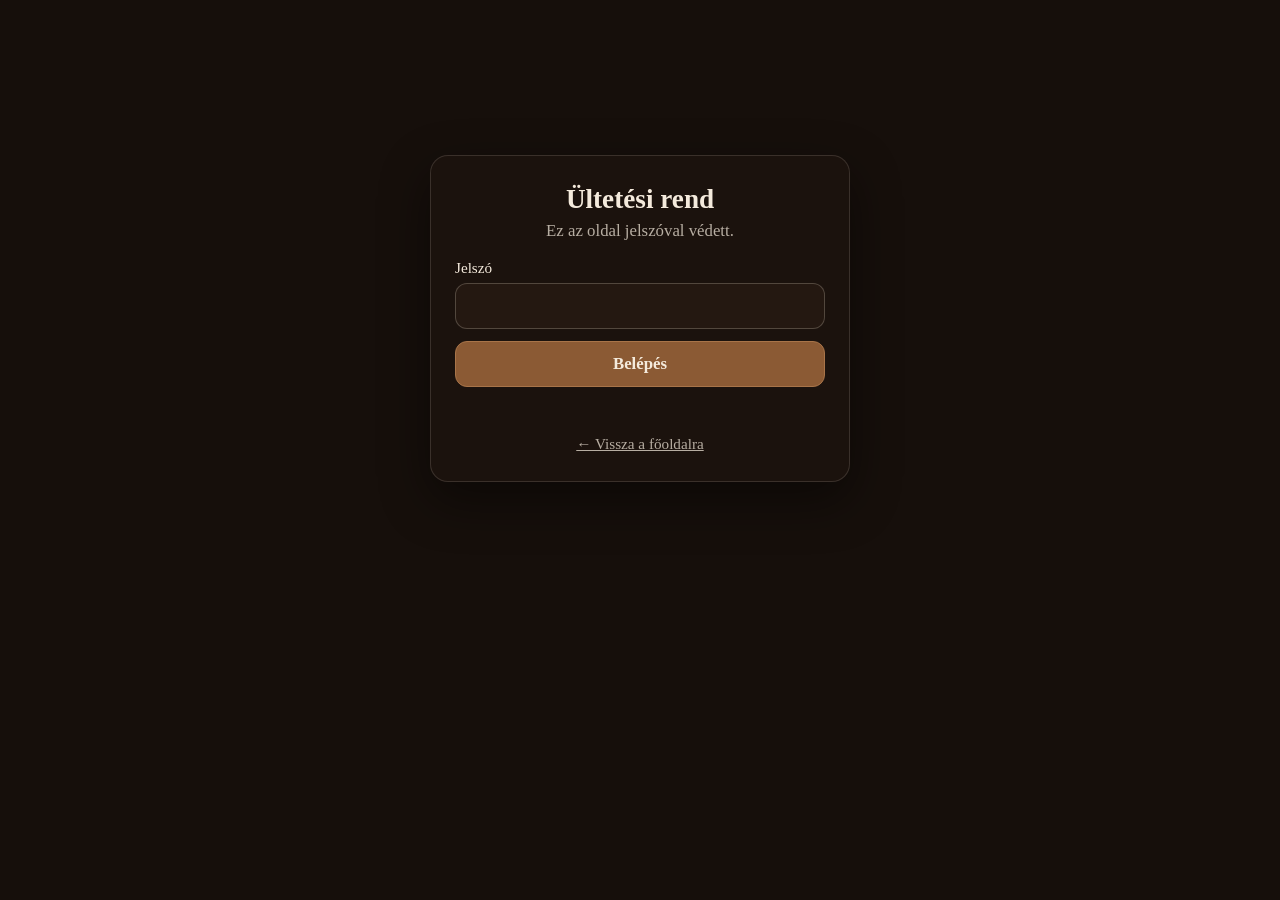
<file: ultetes.html>
<!doctype html>
<html lang="hu">
<head>
<meta charset="utf-8">
<meta name="viewport" content="width=device-width, initial-scale=1, viewport-fit=cover">
<meta name="robots" content="noindex, nofollow">
<meta http-equiv="Content-Security-Policy" content="default-src 'self'; script-src 'self' 'unsafe-inline'; style-src 'self' 'unsafe-inline'; img-src 'self' data:; connect-src 'self'">
<title>Ültetési rend — Bea &amp; Gábor</title>
<link rel="icon" type="image/svg+xml" href="./favicon.svg">
<style>
:root { color-scheme: dark; }
* { box-sizing: border-box; }
body:not(.unlocked) {
  margin: 0;
  min-height: 100vh;
  display: grid;
  place-items: center;
  padding: 24px;
  background: #160f0b;
  color: #f4eadc;
  font-family: "Cormorant Garamond", ui-serif, Georgia, "Times New Roman", serif;
}
.gate {
  width: min(420px, 100%);
  padding: 28px 24px;
  border: 1px solid rgba(244, 234, 220, .14);
  border-radius: 18px;
  background: #1b120d;
  box-shadow: 0 18px 50px rgba(0, 0, 0, .45);
  text-align: center;
}
.gate h1 { margin: 0 0 6px; font-size: 1.7rem; font-weight: 600; }
.gate p { margin: 0 0 18px; color: rgba(244, 234, 220, .72); font-size: 1.05rem; }
.gate label { display: block; text-align: left; font-size: .95rem; margin-bottom: 6px; }
.gate input, .gate button {
  width: 100%;
  font: inherit;
  font-size: 1.05rem;
  padding: 12px 14px;
  border-radius: 12px;
  border: 1px solid rgba(244, 234, 220, .22);
  background: #241811;
  color: #f4eadc;
}
.gate button { margin-top: 12px; background: #8b5a34; border-color: #a87449; cursor: pointer; font-weight: 600; }
.gate button:disabled { opacity: .6; cursor: progress; }
.gate .error { margin: 12px 0 0; color: #e7a17a; min-height: 1.3em; font-size: .95rem; }
.gate .back { display: inline-block; margin-top: 16px; color: rgba(244, 234, 220, .72); font-size: .95rem; }
</style>
</head>
<body>
<div class="gate" id="gate">
  <h1>Ültetési rend</h1>
  <p>Ez az oldal jelszóval védett.</p>
  <form id="gate-form">
    <label for="gate-password">Jelszó</label>
    <input type="password" id="gate-password" autocomplete="current-password" autocapitalize="none" spellcheck="false" required>
    <button type="submit" id="gate-submit">Belépés</button>
  </form>
  <p class="error" id="gate-error" role="alert"></p>
  <a class="back" href="./">← Vissza a főoldalra</a>
</div>
<div id="seating-root"></div>
<script>
const gate = document.getElementById("gate");
const form = document.getElementById("gate-form");
const field = document.getElementById("gate-password");
const submit = document.getElementById("gate-submit");
const error = document.getElementById("gate-error");
const SESSION_KEY = "seating-pass";

function bytes(base64) {
  return Uint8Array.from(atob(base64), (c) => c.charCodeAt(0));
}

async function unlock(password) {
  const payload = await (await fetch("./ultetes-data.enc.json", { cache: "no-store" })).json();
  const material = await crypto.subtle.importKey(
    "raw", new TextEncoder().encode(password), "PBKDF2", false, ["deriveKey"]
  );
  const key = await crypto.subtle.deriveKey(
    { name: "PBKDF2", salt: bytes(payload.salt), iterations: payload.iterations, hash: "SHA-256" },
    material,
    { name: "AES-GCM", length: 256 },
    false,
    ["decrypt"]
  );
  const plain = await crypto.subtle.decrypt(
    { name: "AES-GCM", iv: bytes(payload.nonce) }, key, bytes(payload.data)
  );
  window.__SEATING_STATE__ = JSON.parse(new TextDecoder().decode(plain));
  window.__SEATING_PASSWORD__ = password;
  await import("./ultetes-app.js");
  gate.remove();
  document.body.classList.add("unlocked");
}

async function attempt(password, remember) {
  submit.disabled = true;
  error.textContent = "";
  try {
    await unlock(password);
    if (remember) sessionStorage.setItem(SESSION_KEY, password);
  } catch (failure) {
    sessionStorage.removeItem(SESSION_KEY);
    error.textContent = "Hibás jelszó.";
    submit.disabled = false;
    field.value = "";
    field.focus();
  }
}

form.addEventListener("submit", (event) => {
  event.preventDefault();
  attempt(field.value, true);
});

const remembered = sessionStorage.getItem(SESSION_KEY);
if (remembered) attempt(remembered, false);
</script>
</body>
</html>
</file>
<file: styles.min.css>
:root{--bg0:#160f0b;--bg1:#1b120d;--wood0:#8b5a34;--wood1:#6f4528;--wood2:#a87449;--cream:#f4eadc;--paper:#f7f0e6;--ink:#1b1410;--muted:rgba(244,234,220,.72);--line:rgba(244,234,220,.14);--shadow:0 18px 50px rgba(0,0,0,.45);--radius:18px;--radius2:26px;--max:1120px;--font-main:"Cormorant Garamond",ui-serif,Georgia,"Times New Roman",Times,serif}*{box-sizing:border-box}html{scroll-behavior:smooth}body{margin:0;color:var(--cream);font-family:var(--font-main);font-size:1.25rem;line-height:1.55;background:radial-gradient(1400px 800px at 10% 0%,rgba(233,198,156,.18),transparent 60%),radial-gradient(1000px 700px at 90% 10%,rgba(189,118,64,.22),transparent 55%),radial-gradient(900px 600px at 60% 90%,rgba(120,72,42,.22),transparent 60%),linear-gradient(115deg,rgba(176,122,78,.16),transparent 45%),linear-gradient(245deg,rgba(103,63,38,.22),transparent 55%),linear-gradient(180deg,var(--bg0),var(--bg1))}a{color:inherit}.container{width:min(var(--max),calc(100% - 40px));margin:0 auto}.muted{color:var(--muted)}.tiny{font-size:1.1rem}.topbar{position:sticky;top:0;z-index:30;background:rgba(18,12,9,.78);backdrop-filter:blur(12px);border-bottom:1px solid rgba(244,234,220,.12);box-shadow:0 10px 24px rgba(0,0,0,.25);overflow:visible;transition:transform .28s ease,opacity .28s ease,background .2s ease,box-shadow .2s ease}.topbar__inner{display:flex;align-items:center;justify-content:space-between;padding:12px 0;gap:16px;position:relative}.topbar__right{display:flex;align-items:center;gap:12px;margin-left:auto}.topbar__brand{font-family:var(--font-main);font-weight:700;letter-spacing:-.02em;text-decoration:none;color:rgba(244,234,220,.96);display:flex;align-items:center;justify-content:center;position:relative;z-index:35}.topbar__logo{width:80px;height:64px;display:block;filter:brightness(1.1)}.topbar__nav{display:flex;align-items:center;gap:14px;flex-wrap:wrap}.topbar__nav a{text-decoration:none;color:rgba(244,234,220,.84);padding:8px 10px;border-radius:999px;border:1px solid transparent}.topbar__nav a:hover{border-color:rgba(244,234,220,.14);background:rgba(247,240,230,.05)}.topbar__cta{border-color:rgba(240,208,165,.22) !important;background:rgba(240,208,165,.12)}.topbar__cal-quick{display:inline-flex;align-items:center;justify-content:center;gap:0;width:40px;height:40px;padding:0;border-radius:50%;text-decoration:none;color:var(--cream);line-height:1;border:1px solid rgba(240,208,165,.18);background:linear-gradient(135deg,rgba(208,122,69,.18) 0%,rgba(111,69,40,.22) 100%);box-shadow:0 8px 18px rgba(0,0,0,.14),inset 0 1px 0 rgba(255,255,255,.05);transition:opacity .2s ease,transform .2s ease,background .2s ease,border-color .2s ease}.topbar__cal-quick:hover{border-color:rgba(240,208,165,.3);background:linear-gradient(135deg,rgba(224,138,85,.2) 0%,rgba(139,90,52,.24) 100%)}.topbar__cal-quick-icon{flex-shrink:0;opacity:.9;width:17px;height:17px}.lang-switcher{position:relative;z-index:1001}.lang-switcher__btn{display:flex;align-items:center;gap:6px;padding:8px 12px;border-radius:999px;border:1px solid rgba(244,234,220,.22);background:rgba(22,15,11,.25);color:rgba(244,234,220,.84);font-size:1.1rem;font-weight:600;cursor:pointer;transition:all .15s ease}.lang-switcher__btn:hover{border-color:rgba(244,234,220,.35);background:rgba(247,240,230,.08)}.lang-switcher__flag{width:24px;height:18px;border-radius:3px;border:1px solid rgba(0,0,0,.15);display:block;flex-shrink:0;object-fit:cover;box-shadow:0 1px 3px rgba(0,0,0,.2)}.lang-switcher__code{min-width:28px;text-align:center}.lang-switcher__icon{transition:transform .2s ease}.lang-switcher__btn[aria-expanded="true"] .lang-switcher__icon{transform:rotate(180deg)}.lang-switcher__dropdown{position:absolute;top:calc(100%+8px);right:0;background:rgba(22,15,11,.95);backdrop-filter:blur(12px);border:1px solid rgba(244,234,220,.16);border-radius:var(--radius);padding:6px;min-width:100px;opacity:0;visibility:hidden;transform:translateY(-10px);transition:opacity .2s ease,transform .2s ease,visibility .2s ease;z-index:1000;box-shadow:0 12px 30px rgba(0,0,0,.4);pointer-events:none}.lang-switcher__dropdown--open{opacity:1;visibility:visible;transform:translateY(0);pointer-events:auto}.lang-switcher__option{display:flex;align-items:center;gap:8px;width:100%;padding:10px 14px;border:none;background:transparent;color:rgba(244,234,220,.84);text-align:left;border-radius:8px;cursor:pointer;font-size:1.1rem;font-weight:600;transition:all .15s ease}.lang-switcher__option:hover{background:rgba(247,240,230,.1);color:rgba(244,234,220,.96)}.lang-switcher__option-flag{width:24px;height:16px;border-radius:2px;border:1px solid rgba(0,0,0,.2);display:block;flex-shrink:0;object-fit:cover;box-shadow:0 1px 3px rgba(0,0,0,.2)}.mobile-menu__toggle{display:none;flex-direction:column;gap:4px;padding:8px;border:none;background:transparent;cursor:pointer;z-index:50}.mobile-menu__toggle span{width:24px;height:2px;background:rgba(244,234,220,.84);border-radius:2px;transition:all .3s ease}.mobile-menu__toggle--active span:nth-child(1){transform:rotate(45deg) translate(6px,6px)}.mobile-menu__toggle--active span:nth-child(2){opacity:0}.mobile-menu__toggle--active span:nth-child(3){transform:rotate(-45deg) translate(6px,-6px)}.skip-link{position:absolute;left:-9999px;top:8px;background:var(--paper);color:var(--ink);padding:10px 12px;border-radius:12px;box-shadow:var(--shadow);z-index:1000}.skip-link:focus{left:12px}.hero{position:relative;padding:54px 0 44px;overflow:hidden;border-bottom:1px solid var(--line);min-height:60vh}.hero__bg{position:absolute;inset:-40px;background:radial-gradient(900px 520px at 18% 12%,rgba(240,208,165,.18),transparent 60%),linear-gradient(180deg,rgba(22,15,11,.18),rgba(22,15,11,.82));background-size:cover;background-position:center 25%;filter:saturate(1.03) contrast(1.08);transform:scale(1.02);will-change:transform}.hero__bg.loaded{background-image:radial-gradient(900px 520px at 18% 12%,rgba(240,208,165,.18),transparent 60%),linear-gradient(180deg,rgba(22,15,11,.18),rgba(22,15,11,.82)),url("./event_buiding.webp")}.hero__content{position:relative}.badge{display:inline-flex;align-items:center;gap:10px;padding:10px 14px;border-radius:999px;background:rgba(247,240,230,.08);border:1px solid rgba(247,240,230,.16);backdrop-filter:blur(10px)}.badge__dot{width:9px;height:9px;border-radius:50%;background:linear-gradient(180deg,#f0d0a5,#c07a45);box-shadow:0 0 0 4px rgba(240,208,165,.14)}.hero__title{margin:18px 0 8px;letter-spacing:-.02em}.hero__names{display:block;font-family:var(--font-main);font-size:clamp(2.8rem,6vw,4.5rem);line-height:1.08;text-shadow:0 10px 30px rgba(0,0,0,.45)}.hero__subtitle{display:block;font-size:clamp(1.4rem,3vw,1.7rem);font-weight:600;color:rgba(244,234,220,.92)}.hero__lead{max-width:62ch;font-size:1.35rem;margin:12px 0 18px}.hero__cta{display:flex;gap:12px;flex-wrap:wrap;margin:16px 0 18px}.btn{display:inline-flex;align-items:center;justify-content:center;gap:10px;border-radius:999px;padding:11px 16px;text-decoration:none;border:1px solid rgba(244,234,220,.22);background:rgba(22,15,11,.25);backdrop-filter:blur(10px);box-shadow:0 12px 30px rgba(0,0,0,.25);transition:transform .15s ease,background .15s ease,border-color .15s ease}.btn:hover{transform:translateY(-1px);border-color:rgba(244,234,220,.35)}.btn:active{transform:translateY(0px)}.btn--primary{border-color:#A87449;background:#6F4528;color:#fff;box-shadow:0 12px 28px rgba(111,69,40,.28)}.btn--primary:hover{background:#8B5A34;border-color:#A87449}.btn--ghost{background:rgba(22,15,11,.28)}.btn--big{padding:14px 18px;font-weight:700}.quickfacts{display:grid;grid-template-columns:repeat(2,minmax(0,1fr));gap:28px;max-width:980px;margin:18px auto 0}.quickfacts__item{padding:18px 18px 16px;border-radius:var(--radius2);background:rgba(22,15,11,.40);border:1px solid rgba(244,234,220,.14);backdrop-filter:blur(10px);min-height:170px;display:flex;flex-direction:column;justify-content:center;text-align:center}.quickfacts__k{font-size:1.15rem;color:rgba(244,234,220,.74)}.quickfacts__v{font-size:1.3rem;font-weight:750;letter-spacing:-.01em}.quickfacts__place{font-size:1.08rem;line-height:1.35;color:rgba(244,234,220,.88);margin-top:8px;font-weight:600}.quickfacts__date{font-size:1.05rem;color:rgba(244,234,220,.65);margin-top:4px}.quickfacts__detail{font-size:1.05rem;color:rgba(244,234,220,.65);margin-top:4px;font-style:italic}.location-detail{font-size:1.1rem;color:rgba(244,234,220,.75);margin:6px 0 12px;font-style:italic}.section--locations{padding:80px 0}.locations__title{text-align:center;font-size:2.4rem;margin:0 0 36px;font-family:var(--font-main)}.locations-stack{position:relative;display:grid;gap:54px;max-width:1120px;margin:0 auto}.locations-stack::before{content:"";position:absolute;left:50%;top:10px;bottom:10px;width:1px;transform:translateX(-50%);background:linear-gradient( 180deg,rgba(244,234,220,0),rgba(244,234,220,.22) 12%,rgba(244,234,220,.22) 88%,rgba(244,234,220,0) );pointer-events:none}.location-block{position:relative;width:min(46%,520px);padding:10px 0 8px}.location-block::before{content:"";position:absolute;top:16px;width:14px;height:14px;border-radius:999px;background:#8B5A34;border:2px solid rgba(244,234,220,.44);box-shadow:0 0 0 10px rgba(168,116,73,.08);z-index:2}.location-block--left{margin-right:auto;padding-right:56px}.location-block--left::before{right:-7px}.location-block--right{margin-left:auto;padding-left:56px}.location-block--right::before{left:-7px}.location-block__inner{max-width:none;margin:0}.location-block__eyebrow{margin:0 0 12px;display:inline-flex;align-items:center;padding:6px 12px;border-radius:999px;background:rgba(111,69,40,.18);border:1px solid rgba(168,116,73,.35);color:rgba(244,234,220,.88);font-size:.98rem;letter-spacing:.04em}.location-block__place{text-align:left;font-size:clamp(1.65rem,3vw,2.1rem);font-weight:600;margin:0 0 6px;color:var(--cream)}.location-block__detail{text-align:left;font-size:1.04rem;color:rgba(244,234,220,.7);font-style:italic;margin:0 0 14px}.location-block__desc{text-align:left;margin:0;max-width:60ch}.location-block--right .location-block__eyebrow{margin-left:auto}.location-block--right .location-block__place,.location-block--right .location-block__detail,.location-block--right .location-block__desc{text-align:right;margin-left:auto}.location-map{margin:20px 0 6px;max-width:460px}.location-map__shell{position:relative;min-height:230px;border-radius:var(--radius2);overflow:hidden;border:1px solid rgba(244,234,220,.16);background:rgba(22,15,11,.26);box-shadow:0 18px 45px rgba(0,0,0,.28)}.location-map__preview,.location-map__frame{position:absolute;inset:0}.location-map__preview{display:flex;flex-direction:column;justify-content:flex-end;align-items:flex-start;padding:24px;background:radial-gradient(220px 160px at 78% 22%,rgba(168,116,73,.24),transparent 70%),radial-gradient(260px 180px at 24% 84%,rgba(244,234,220,.08),transparent 72%),linear-gradient(145deg,rgba(34,23,17,.82),rgba(18,12,9,.95));transition:opacity .35s ease,transform .35s ease}.location-map__preview::before{content:"";position:absolute;inset:0;background:repeating-linear-gradient(120deg,rgba(244,234,220,.05) 0 1px,transparent 1px 28px),repeating-linear-gradient(32deg,rgba(244,234,220,.04) 0 1px,transparent 1px 40px);opacity:.45;pointer-events:none}.location-map__preview::after{content:"";position:absolute;right:28px;top:24px;width:86px;height:86px;background-image:url("data:image/svg+xml,%3Csvg xmlns='http://www.w3.org/2000/svg' viewBox='0 0 64 64' fill='none' stroke='%23f4eadc' stroke-width='3' stroke-linecap='round' stroke-linejoin='round'%3E%3Cpath opacity='.28' d='M14 14 4 18v32l10-4 18 6 10-4V16l-18-6-10 4Z'/%3E%3Cpath opacity='.24' d='M14 14v32M32 20v32'/%3E%3Cpath opacity='.58' d='M47 16a8 8 0 0 0-8 8c0 6.6 8 16 8 16s8-9.4 8-16a8 8 0 0 0-8-8Z'/%3E%3Ccircle opacity='.72' cx='47' cy='24' r='3.5' fill='%23f4eadc'/%3E%3C/svg%3E");background-repeat:no-repeat;background-position:center;background-size:contain;opacity:.55;pointer-events:none}.location-map__load{position:relative;z-index:1}.location-map__load{min-width:168px;justify-content:center;color:var(--cream);background:rgba(244,234,220,.14);border-color:rgba(244,234,220,.32);backdrop-filter:blur(8px);box-shadow:0 0 0 0 rgba(168,116,73,0)}.location-map__load:hover{background:rgba(244,234,220,.20);border-color:rgba(244,234,220,.42)}.location-block--right .location-map{margin-left:auto}.location-block--right .location-map__preview{align-items:flex-end}.location-block--right .location-map__preview::after{left:28px;right:auto}.location-block--right .location-map__load{align-self:flex-end}.location-map__frame{opacity:0;transition:opacity .4s ease;background:rgba(22,15,11,.10)}.location-map__frame iframe{width:100%;height:100%;border:0;display:block}.location-map.is-loading .location-map__load{pointer-events:none}.location-map.is-loading .location-map__load::after{content:"";display:inline-block;width:14px;height:14px;margin-left:10px;border-radius:999px;border:2px solid rgba(244,234,220,.42);border-top-color:#fff;animation:locationMapSpin .8s linear infinite;vertical-align:-2px}.location-map.is-loaded .location-map__preview{opacity:0;transform:scale(1.03);pointer-events:none}.location-map.is-loaded .location-map__frame{opacity:1}.location-block .actions{justify-content:flex-start;margin-top:18px}.location-block--right .actions{justify-content:flex-end}@keyframes locationMapSpin{to{transform:rotate(360deg)}}.section--countdown{padding:60px 0;border-bottom:1px solid var(--line);background:rgba(0,0,0,.05)}.countdown{display:grid;grid-template-columns:repeat(4,minmax(0,1fr));gap:16px;max-width:800px;margin:0 auto 60px auto}.countdown__item{text-align:center;padding:20px 16px;border-radius:var(--radius2);background:linear-gradient(180deg,rgba(247,240,230,.08),rgba(247,240,230,.045));border:1px solid rgba(244,234,220,.14);backdrop-filter:blur(10px);box-shadow:0 12px 30px rgba(0,0,0,.25)}.countdown__value{font-size:clamp(2.5rem,5vw,3.75rem);font-weight:700;font-family:var(--font-main);color:rgba(244,234,220,.96);letter-spacing:0.02em;line-height:1.1;margin-bottom:6px;text-shadow:0 4px 12px rgba(0,0,0,.3);min-height:1.2em;display:inline-block;min-width:2ch;text-align:center}.countdown__label{font-size:1.1rem;color:rgba(244,234,220,.74);text-transform:uppercase;letter-spacing:0.05em;font-weight:600}.section{padding:80px 0;position:relative}.section__head{margin-bottom:18px}.section__head h2{margin:0 0 6px;font-size:2.2rem;letter-spacing:-.015em;font-family:var(--font-main)}.section--cards{background:rgba(0,0,0,.10)}.section--bg{min-height:400px;position:relative;overflow:hidden}.section--bg::before{content:"";position:absolute;inset:0;background-size:cover;background-position:center;background-attachment:scroll;opacity:0.10;z-index:0;pointer-events:none;aspect-ratio:16 / 9}.section--bg>*{position:relative;z-index:1}.section--bg-helyszin::before{inset:0 0 40% 0;background-image:url("./wedding_pic_2.webp");background-position:center 30%;opacity:0.12;aspect-ratio:auto;content-visibility:auto}.section--bg-helyszin::after{content:"";position:absolute;left:0;right:0;top:60%;bottom:0;background-image:url("./wedding_pic_1.webp");background-size:cover;background-position:center 40%;background-attachment:scroll;opacity:0.08;z-index:0;pointer-events:none;aspect-ratio:auto}.section--bg-szallas::before{background:radial-gradient(ellipse 80% 60% at 30% 20%,rgba(168,116,73,.10),transparent 70%),radial-gradient(ellipse 70% 50% at 70% 80%,rgba(111,69,40,.08),transparent 70%);opacity:1;height:100%;content-visibility:auto}.section--bg-rsvp::before{background-image:url("./rings.webp");background-position:center;opacity:0.10;height:100%;aspect-ratio:auto;content-visibility:auto}.cards{display:grid;grid-template-columns:repeat(3,minmax(0,1fr));gap:14px}.card{border-radius:var(--radius2);background:linear-gradient(180deg,rgba(247,240,230,.08),rgba(247,240,230,.045));border:1px solid rgba(244,234,220,.14);box-shadow:0 18px 45px rgba(0,0,0,.25);padding:18px}.card__icon{width:44px;height:44px;border-radius:14px;display:grid;place-items:center;background:rgba(240,208,165,.12);border:1px solid rgba(240,208,165,.18);margin-bottom:10px;color:rgba(244,234,220,.92)}.icon{width:22px;height:22px;display:block}.card__title{margin:0 0 3px;font-size:1.5rem;letter-spacing:-.012em}.card__meta{margin:0 0 10px;color:rgba(244,234,220,.92)}.card__text{margin:0;color:rgba(244,234,220,.82)}.split{display:grid;grid-template-columns:1.05fr .95fr;gap:22px;align-items:center}.split--reverse{grid-template-columns:.95fr 1.05fr}.split--reverse .split__text{order:2}.split--reverse .split__media{order:1}.split__text h2{margin:0 0 10px}.actions{display:flex;gap:12px;flex-wrap:wrap;margin-top:14px}.highlight{padding:.08em .3em;border-radius:10px;background:rgba(240,208,165,.14);border:1px solid rgba(240,208,165,.20)}.map{width:100%;position:relative}.map__frame{position:relative;border-radius:var(--radius2);overflow:hidden;border:2px solid rgba(244,234,220,.2);background:rgba(247,240,230,.05);box-shadow:0 20px 60px rgba(0,0,0,.4),0 0 0 1px rgba(244,234,220,.1) inset;aspect-ratio:4 / 3;transition:transform .3s ease,box-shadow .3s ease}.map__frame:hover{transform:translateY(-4px);box-shadow:0 24px 70px rgba(0,0,0,.5),0 0 0 1px rgba(244,234,220,.15) inset}.map__frame iframe{width:100%;height:100%;border:0;display:block;filter:hue-rotate(-15deg) saturate(1.5) contrast(1.25) brightness(0.88) sepia(0.2)}.map__overlay{position:absolute;top:0;left:0;right:0;bottom:0;pointer-events:none;background:linear-gradient(135deg,rgba(168,116,73,.12) 0%,transparent 60%),linear-gradient(225deg,rgba(208,122,69,.08) 0%,transparent 60%),radial-gradient(circle at 30% 40%,rgba(244,234,220,.06) 0%,transparent 50%);border-radius:var(--radius2);z-index:1;mix-blend-mode:soft-light}.route-section{max-width:1200px;margin:60px auto 0;padding:0 20px}.route-section__intro{text-align:center;margin-bottom:24px;color:var(--muted);max-width:900px;margin-left:auto;margin-right:auto}.route-animation{margin-top:0;margin-bottom:0;padding:40px 20px 20px 20px;opacity:0;transform:translateY(20px);transition:opacity .6s ease,transform .6s ease;background:transparent}.route-path{background:transparent}.route-animation--visible{opacity:1;transform:translateY(0)}.route-path{display:flex;align-items:center;justify-content:space-between;max-width:1200px;margin:0 auto;position:relative;gap:16px;padding:20px 0}.route-line{flex:1;height:2px;background:linear-gradient(90deg,rgba(240,208,165,.4) 0%,rgba(240,208,165,.6) 50%,rgba(240,208,165,.4) 100%);position:relative;overflow:hidden;min-width:60px}.route-line::after{content:"";position:absolute;top:0;left:-100%;width:100%;height:100%;background:linear-gradient(90deg,transparent 0%,rgba(240,208,165,.8) 50%,transparent 100%);animation:routePulse 3s ease-in-out infinite}.route-bus{position:absolute;left:0;top:200px;transform:translateX(-50%);opacity:0;transition:opacity .4s ease;z-index:10;filter:drop-shadow(0 2px 8px rgba(0,0,0,.3))}.route-bus img{display:block;width:65px;height:65px}.route-bus--visible{opacity:1}.route-bus--moving{}@media (max-width:720px){.route-bus--moving{}}.route-stop{display:flex;flex-direction:column;align-items:center;gap:8px;flex-shrink:0;min-width:140px;position:relative;z-index:5;min-height:500px}.route-stop__icon{width:64px;height:64px;display:block;filter:drop-shadow(0 2px 8px rgba(0,0,0,.4));background:transparent !important;border:none;object-fit:contain;mix-blend-mode:normal;position:absolute;top:90px;left:50%;transform:translate(-50%,-50%)}.route-stop:not(.route-stop--end):not(.route-stop--2) .route-stop__icon{width:216px;height:216px}.route-stop--2 .route-stop__icon{width:216px;height:216px}.route-stop--end .route-stop__icon{width:48px;height:48px}.route-stop__label{font-size:1rem;color:rgba(244,234,220,.85);text-align:center;font-weight:600;padding:6px 14px;border-radius:8px;background:rgba(22,15,11,.5);border:1px solid rgba(244,234,220,.16);backdrop-filter:blur(8px);line-height:1.3;position:absolute;top:260px;left:50%;transform:translateX(-50%);width:auto;max-width:320px;white-space:nowrap}@keyframes routeMove{0%{left:0;transform:translateX(-50%)}33.33%{left:calc(25%+80px);transform:translateX(-50%)}66.66%{left:calc(50%+160px);transform:translateX(-50%)}100%{left:calc(75%+240px);transform:translateX(-50%)}}@keyframes routePulse{0%,100%{left:-100%}50%{left:100%}}@media (max-width:920px){.route-path{max-width:100%;gap:12px}.route-stop{min-width:100px}.route-stop__label{font-size:.95rem;padding:5px 8px}}@media (max-width:720px){.route-path{display:grid;grid-template-columns:60px auto 1fr;gap:0 12px;max-width:100%;padding:20px 10px;align-items:center;position:relative}.route-stop{display:contents}.route-stop__icon{grid-column:2;position:static !important;transform:none !important;width:110px !important;height:110px !important;margin:0 auto;align-self:center;justify-self:center}.route-stop--2 .route-stop__icon{width:110px !important;height:110px !important;margin:0 auto}.route-stop--end .route-stop__icon{width:36px !important;height:36px !important;margin:0 auto}.route-stop__label{grid-column:3;position:static !important;transform:none !important;top:auto !important;left:auto !important;margin:0;text-align:center;font-size:.8rem;padding:6px 8px;white-space:normal;align-self:center;max-width:140px;width:auto;line-height:1.3}.route-line{grid-column:2;width:2px;height:40px;min-width:2px;min-height:40px;margin:0 auto;justify-self:center}.route-line::after{top:-100%;left:0;width:100%;height:100%;background:linear-gradient(180deg,transparent 0%,rgba(240,208,165,.8) 50%,transparent 100%);animation:routePulseVertical 3s ease-in-out infinite}.route-bus{grid-column:1;position:absolute !important;left:10px !important;right:auto !important;top:40px !important;bottom:auto !important;transform:translateY(0);z-index:5;width:48px;height:48px;max-width:48px}.route-bus img{width:48px;height:48px;display:block}.route-bus--visible{opacity:1 !important}.route-bus--moving{animation:routeMoveVerticalMobile 6s ease-in-out forwards}@keyframes routeMoveVerticalMobile{0%{transform:translateY(0)}33.33%{transform:translateY(150px)}66.66%{transform:translateY(300px)}100%{transform:translateY(450px)}}@keyframes routePulseVertical{0%,100%{top:-100%}50%{top:100%}}}@media (max-width:390px){.route-path{grid-template-columns:55px auto 1fr;gap:0 8px;padding:20px 8px}.route-stop__label{max-width:120px;font-size:.75rem;padding:5px 6px}.route-bus{left:5px !important;right:auto !important;width:42px !important;height:42px !important}.route-bus img{width:42px !important;height:42px !important}.route-stop__icon{width:90px !important;height:90px !important}.route-stop--2 .route-stop__icon{width:90px !important;height:90px !important}}@keyframes routeMoveVertical{0%{top:200px;left:50%;transform:translateX(-50%)}33.33%{top:200px;left:calc(25%+80px);transform:translateX(-50%)}66.66%{top:200px;left:calc(50%+160px);transform:translateX(-50%)}100%{top:200px;left:calc(75%+240px);transform:translateX(-50%)}}@keyframes routePulseVertical{0%,100%{top:-100%}50%{top:100%}}@media (prefers-reduced-motion:reduce){.route-bus--moving{animation:none}}.section--gallery{border-top:1px solid var(--line);border-bottom:1px solid var(--line);background:rgba(0,0,0,.07)}.gallery{display:grid;grid-template-columns:repeat(12,minmax(0,1fr));gap:12px}.photo{margin:0;border-radius:var(--radius2);overflow:hidden;border:1px solid rgba(244,234,220,.12);background:rgba(0,0,0,.15);box-shadow:0 16px 40px rgba(0,0,0,.25)}.photo:nth-child(1){grid-column:span 5}.photo:nth-child(2){grid-column:span 4}.photo:nth-child(3){grid-column:span 3}.photo img{width:100%;height:100%;display:block;object-fit:cover;filter:saturate(1.05) contrast(1.03)}.pill{display:inline-flex;gap:10px;align-items:center;padding:10px 12px;border-radius:999px;border:1px solid rgba(240,208,165,.22);background:rgba(22,15,11,.35);margin:8px 0 12px}.bullets{margin:0;padding-left:18px;color:rgba(244,234,220,.86)}.bullets li{margin:8px 0}.cabin{border-radius:var(--radius2);border:1px solid rgba(244,234,220,.14);background:rgba(247,240,230,.06);box-shadow:var(--shadow);padding:14px}.cabin svg{width:100%;height:auto;display:block}.cabin__caption{margin-top:10px;font-weight:650;color:rgba(244,234,220,.9);letter-spacing:-.01em}.accommodation-gallery{display:block;margin:0}.accommodation-photo{margin:0;border-radius:var(--radius2);overflow:hidden;border:2px solid rgba(244,234,220,.18);background:rgba(0,0,0,.2);box-shadow:0 16px 40px rgba(0,0,0,.35),0 0 0 1px rgba(244,234,220,.1) inset;aspect-ratio:4 / 3;transition:transform .3s ease,box-shadow .3s ease}.accommodation-photo:hover{transform:translateY(-4px);box-shadow:0 20px 50px rgba(0,0,0,.4),0 0 0 1px rgba(244,234,220,.15) inset}.accommodation-photo img{width:100%;height:100%;display:block;object-fit:cover;filter:saturate(1.08) contrast(1.05) brightness(0.98);transition:filter .3s ease}.accommodation-photo:hover img{filter:saturate(1.12) contrast(1.08) brightness(1.02)}.section--rsvp{padding:100px 0;min-height:600px;padding:80px 0}.rsvp{display:flex;justify-content:center;margin-top:60px}.rsvp__box{width:min(820px,100%);border-radius:32px;padding:24px;background:radial-gradient(900px 420px at 20% 0%,rgba(240,208,165,.20),transparent 60%),linear-gradient(180deg,rgba(247,240,230,.09),rgba(247,240,230,.05));border:1px solid rgba(244,234,220,.16);box-shadow:var(--shadow)}.rsvp__box h2{margin:0 0 8px}.rsvp__deadline{margin:18px 0;text-align:center;color:rgba(244,234,220,.92);font-weight:600;font-size:1.3rem}.actions--center{justify-content:center}.section--accommodation{padding:100px 0}.accommodation{display:grid;grid-template-columns:1fr 1fr;gap:40px;align-items:start;max-width:1200px;margin:0 auto}.accommodation__box{width:min(820px,100%);border-radius:32px;padding:36px 30px;background:radial-gradient(900px 420px at 20% 0%,rgba(240,208,165,.20),transparent 60%),linear-gradient(180deg,rgba(247,240,230,.09),rgba(247,240,230,.05));border:1px solid rgba(244,234,220,.16);box-shadow:var(--shadow);backdrop-filter:blur(10px)}.accommodation__box h2{margin:0 0 12px;text-align:center}.accommodation__box p{text-align:center}.accommodation__block{margin:0 0 14px;line-height:1.65}.accommodation__callout{text-align:center;font-weight:700;font-size:1.15em;letter-spacing:.02em;color:var(--bg0);background:linear-gradient(135deg,rgba(240,208,165,.92),rgba(220,180,130,.88));border:1px solid rgba(240,208,165,.5);border-radius:var(--radius);padding:10px 20px;margin:0 auto 16px;max-width:max-content;box-shadow:0 2px 12px rgba(240,208,165,.25)}.accommodation__details-wrap{display:flex;justify-content:center;width:100%;margin:16px 0 20px}.accommodation__details{display:flex;flex-direction:column;align-items:center;padding:16px 24px;max-width:min(100%,420px);text-align:center;color:var(--cream);background:rgba(244,234,220,.12);border:1px solid rgba(244,234,220,.28);border-radius:var(--radius);font-size:1.1em}.accommodation__details-price{font-family:var(--font-main);font-weight:700;font-size:1.25em;letter-spacing:.02em;color:var(--paper);padding-bottom:10px;margin-bottom:10px;border-bottom:1px solid rgba(244,234,220,.18);width:100%}.accommodation__details>div{text-align:center;width:100%}.accommodation__details>div+div{margin-top:6px}.accommodation__box .actions--center{justify-content:center}.footer{border-top:1px solid var(--line);padding:22px 0;background:rgba(0,0,0,.18)}.footer__inner{display:flex;justify-content:space-between;align-items:center;gap:16px}.footer a{text-decoration:none;padding:8px 10px;border-radius:12px;border:1px solid rgba(244,234,220,.14);background:rgba(22,15,11,.25)}@media (max-width:920px){.quickfacts{grid-template-columns:1fr}.cards{grid-template-columns:1fr}.split{grid-template-columns:1fr}.split--reverse .split__text{order:1}.split--reverse .split__media{order:2}.photo:nth-child(1),.photo:nth-child(2),.photo:nth-child(3){grid-column:span 12}.locations-stack{gap:34px;max-width:700px}.locations-stack::before,.location-block::before{display:none}.location-block,.location-block--left,.location-block--right{width:100%;margin:0;padding:0}.location-block__inner{max-width:none}.location-block--right .location-block__eyebrow{margin-left:0}.location-block--right .location-block__place,.location-block--right .location-block__detail,.location-block--right .location-block__desc{text-align:left;margin-left:0}.location-block--right .location-map{margin-left:0}.location-block--right .location-map__preview{align-items:flex-start}.location-block--right .location-map__preview::after{right:18px;left:auto}.location-block--right .location-map__load{align-self:flex-start}.location-block .actions,.location-block--right .actions{justify-content:flex-start}.location-map__shell{min-height:210px}.location-map__preview{padding:22px 18px}.accommodation{grid-template-columns:1fr;gap:30px}.accommodation-gallery{margin-top:0}.accommodation-photo{max-height:300px}.topbar__right{gap:8px}.topbar__cal-quick{display:inline-flex}.calendar-fab{display:inline-flex}.topbar__nav{gap:8px}.topbar__nav a{padding:7px 9px}.hero{padding-top:44px}.section--bg::before{background-attachment:scroll}.countdown{grid-template-columns:repeat(2,minmax(0,1fr));gap:12px}.mobile-menu__toggle{display:flex}.topbar{background:rgba(18,12,9,.85)}.topbar__logo{filter:brightness(1.5) contrast(1.2)}.topbar__nav{position:absolute;top:100%;left:0;right:0;background:rgba(18,12,9,.98);backdrop-filter:blur(16px);border-bottom:1px solid rgba(244,234,220,.12);flex-direction:column;padding:16px 20px;gap:8px;opacity:0;visibility:hidden;transform:translateY(-10px);transition:all .3s ease;box-shadow:0 10px 30px rgba(0,0,0,.3)}.topbar__nav--open{opacity:1;visibility:visible;transform:translateY(0)}.topbar__nav a{width:100%;padding:12px 16px;text-align:left}.topbar__cal{margin-left:0}.topbar--mobile-hidden{transform:translateY(calc(-100% - 8px));opacity:0;pointer-events:none}}@media (max-width:720px){.topbar__inner{align-items:center}.topbar__right{gap:6px}.topbar__logo{filter:brightness(1.6) contrast(1.25)}.topbar__cal-quick{width:38px;height:38px}.topbar__nav{flex-wrap:nowrap;overflow-x:auto;-webkit-overflow-scrolling:touch;scrollbar-width:none;gap:8px;padding-bottom:6px;max-width:100%}.topbar__nav::-webkit-scrollbar{display:none}.topbar__nav a{white-space:nowrap}.countdown{grid-template-columns:repeat(2,minmax(0,1fr));gap:10px}.countdown__value{font-size:clamp(1.9rem,6vw,2.75rem)}.countdown__label{font-size:1rem}}@media (prefers-reduced-motion:reduce){html{scroll-behavior:auto}.btn{transition:none}}.calendar-fab{display:inline-flex;position:fixed;right:24px;bottom:84px;align-items:center;justify-content:center;gap:0;width:48px;height:48px;padding:0;border-radius:50%;text-decoration:none;color:var(--cream);font-size:1rem;font-weight:600;line-height:1;border:1px solid rgba(244,234,220,.16);background:linear-gradient(135deg,rgba(208,122,69,.96) 0%,rgba(168,116,73,.94) 52%,rgba(111,69,40,.95) 100%);box-shadow:0 12px 28px rgba(0,0,0,.26),inset 0 1px 0 rgba(255,255,255,.12);backdrop-filter:blur(10px);opacity:0;visibility:hidden;pointer-events:none;transform:translateY(20px);transition:opacity .3s ease,visibility .3s ease,transform .3s ease,background .2s ease,box-shadow .2s ease;z-index:100}.calendar-fab:hover{background:linear-gradient(135deg,rgba(224,138,85,.98) 0%,rgba(184,132,89,.95) 52%,rgba(139,90,52,.96) 100%);transform:translateY(-2px);box-shadow:0 14px 30px rgba(0,0,0,.3),inset 0 1px 0 rgba(255,255,255,.16)}.calendar-fab:active{transform:translateY(0)}.calendar-fab--visible{opacity:1;visibility:visible;pointer-events:auto;transform:translateY(0)}.calendar-fab__icon{flex-shrink:0;opacity:.92;width:20px;height:20px}.calendar-fab__label{position:absolute;width:1px;height:1px;padding:0;margin:-1px;overflow:hidden;clip:rect(0,0,0,0);white-space:nowrap;border:0}@media (min-width:981px){.calendar-fab{display:none}}.back-to-top{position:fixed;bottom:24px;right:24px;width:48px;height:48px;border-radius:50%;background:linear-gradient(135deg,#d07a45 0%,#a87449 100%);border:none;color:#f4eadc;cursor:pointer;display:flex;align-items:center;justify-content:center;box-shadow:0 4px 12px rgba(0,0,0,.2);opacity:0;visibility:hidden;transform:translateY(20px);transition:opacity .3s ease,visibility .3s ease,transform .3s ease,background .2s ease;z-index:100;padding:0}.back-to-top:hover{background:linear-gradient(135deg,#e08a55 0%,#b88459 100%);transform:translateY(-2px);box-shadow:0 6px 16px rgba(0,0,0,.3)}.back-to-top:active{transform:translateY(0)}.back-to-top--visible{opacity:1;visibility:visible;transform:translateY(0)}.back-to-top svg{width:20px;height:20px}@media (max-width:980px){.calendar-fab{right:16px;bottom:16px;width:56px;height:56px;box-shadow:0 14px 30px rgba(0,0,0,.3),inset 0 1px 0 rgba(255,255,255,.14)}.calendar-fab__icon{width:22px;height:22px}.back-to-top{right:24px;bottom:88px;width:40px;height:40px;border:1px solid rgba(244,234,220,.28);background:rgba(18,12,9,.16);color:rgba(244,234,220,.92);box-shadow:0 10px 22px rgba(0,0,0,.18),inset 0 1px 0 rgba(255,255,255,.06);backdrop-filter:blur(10px)}.back-to-top:hover{background:rgba(247,240,230,.08);border-color:rgba(244,234,220,.38);box-shadow:0 12px 24px rgba(0,0,0,.22),inset 0 1px 0 rgba(255,255,255,.1)}.back-to-top svg{width:16px;height:16px}}@media (max-width:720px){.back-to-top{right:24px;bottom:88px;width:40px;height:40px}.calendar-fab{right:16px;bottom:16px;width:56px;height:56px}.calendar-fab__icon{width:22px;height:22px}.back-to-top svg{width:16px;height:16px}}
</file>
